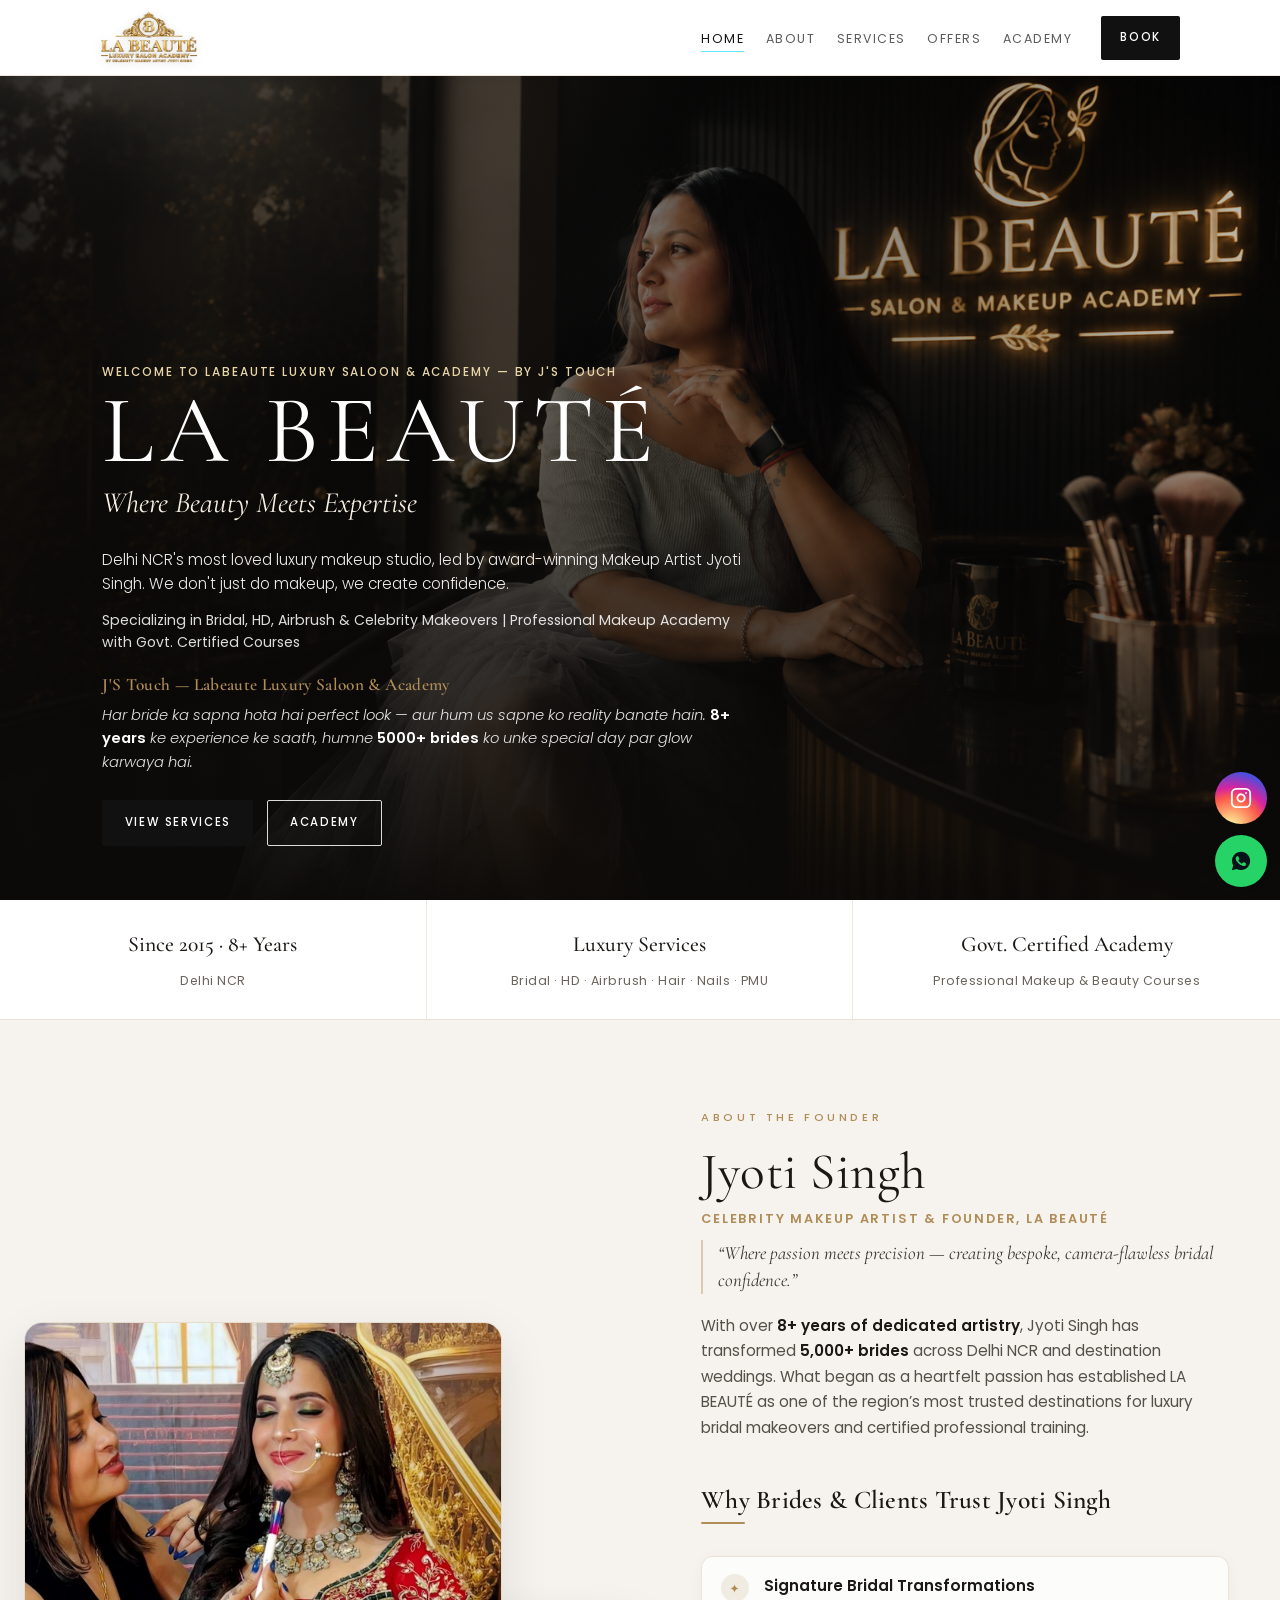
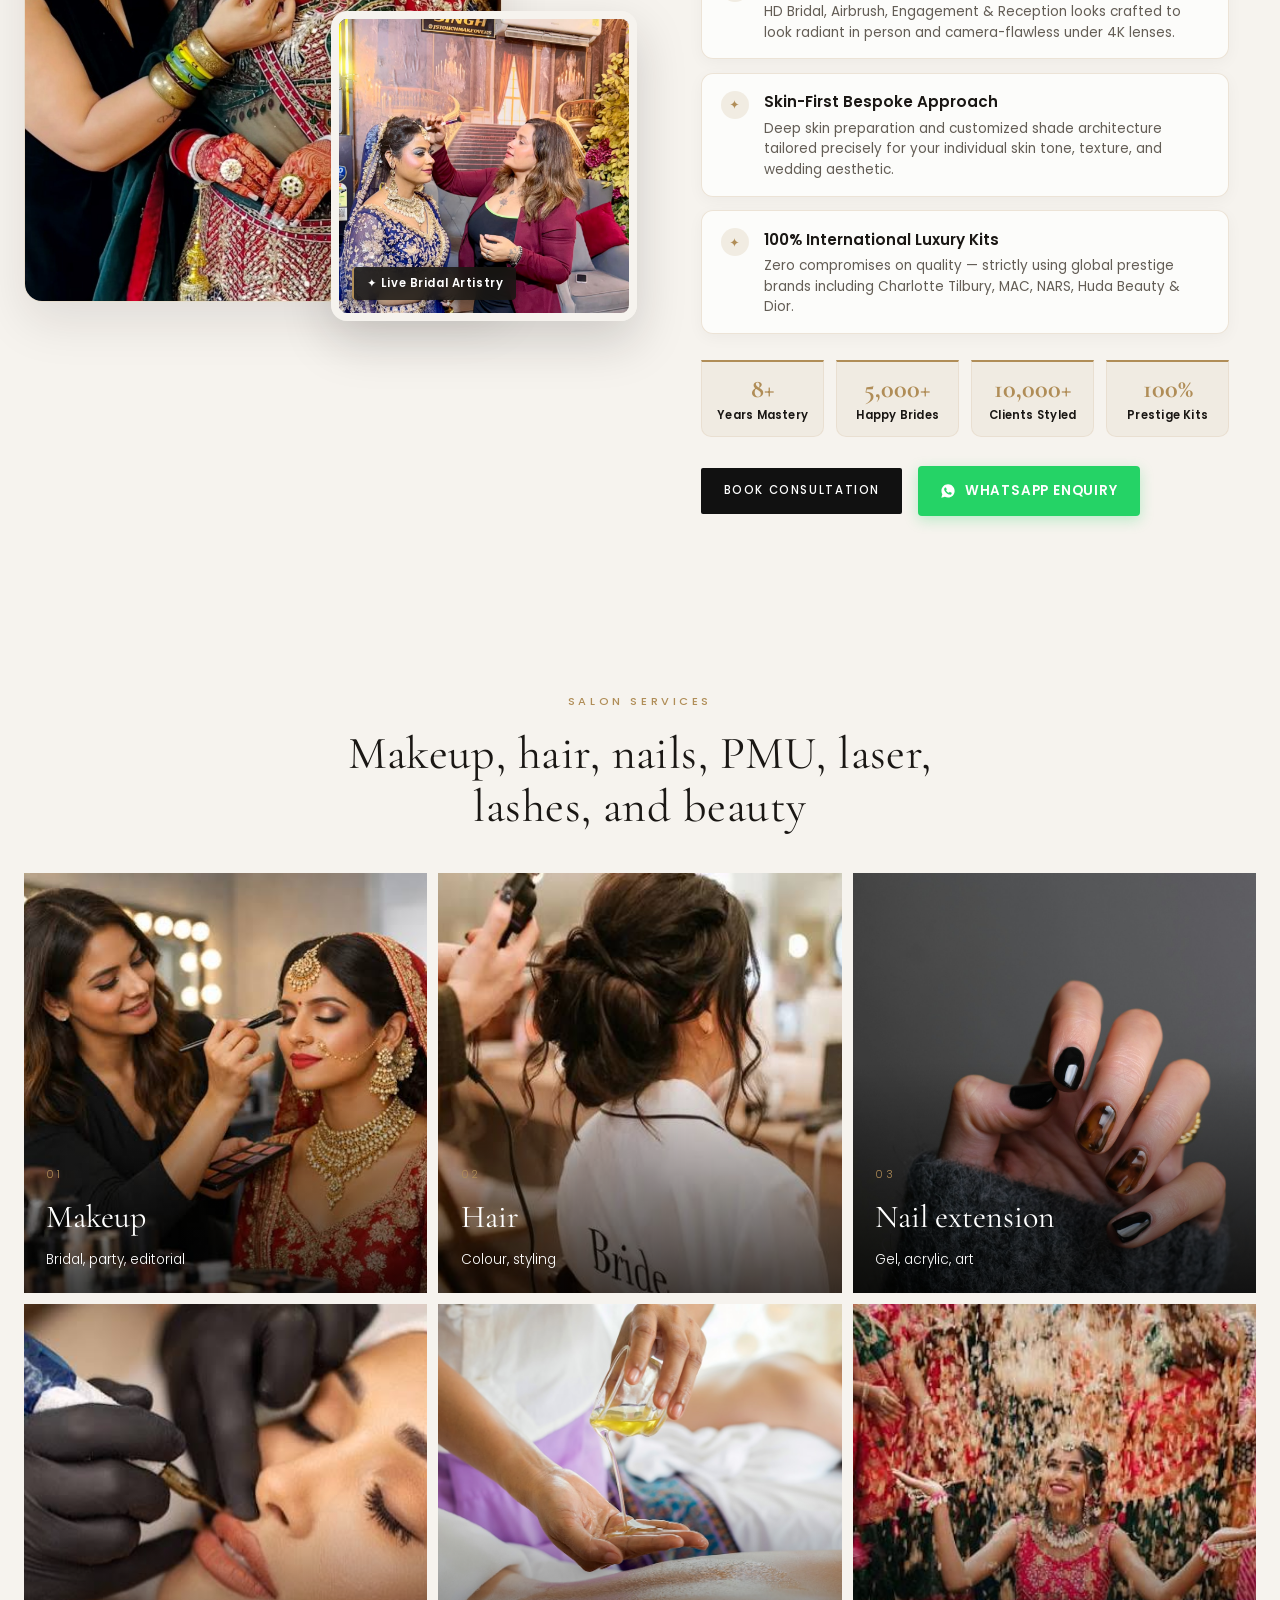
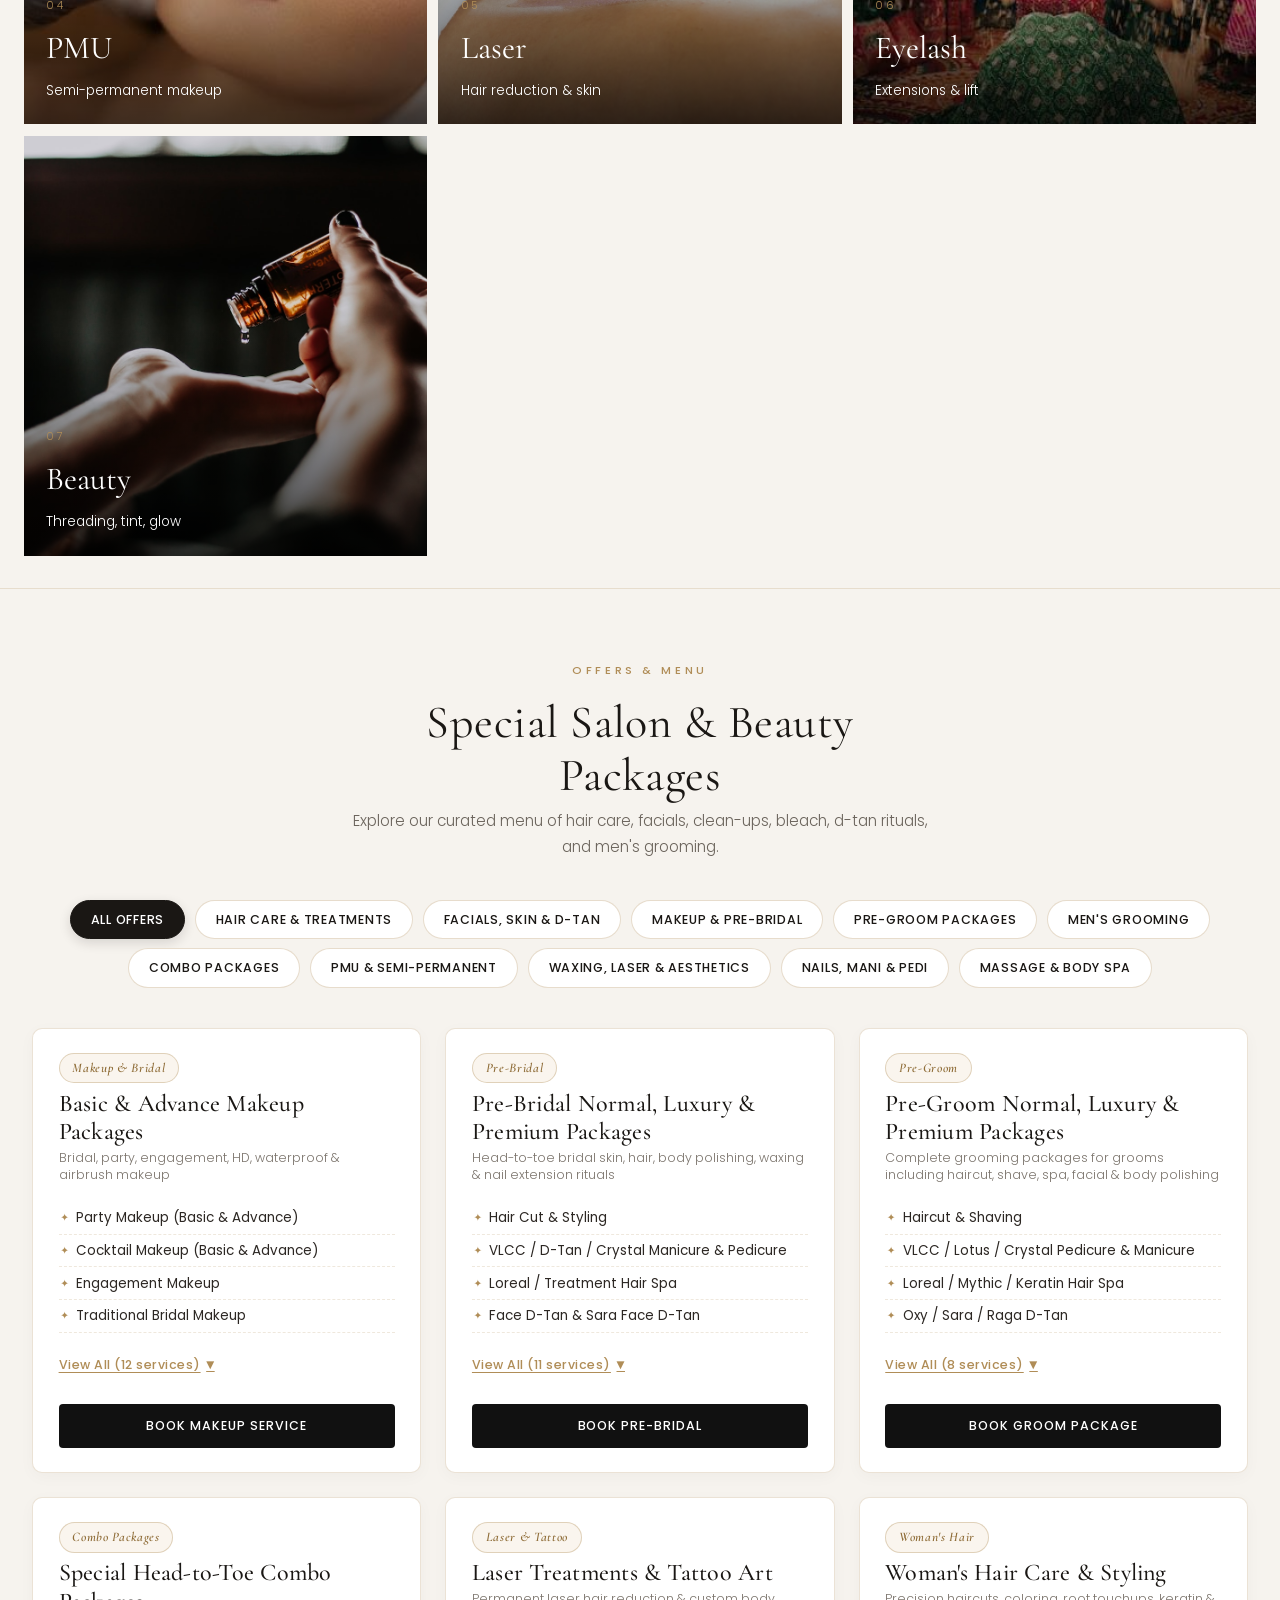
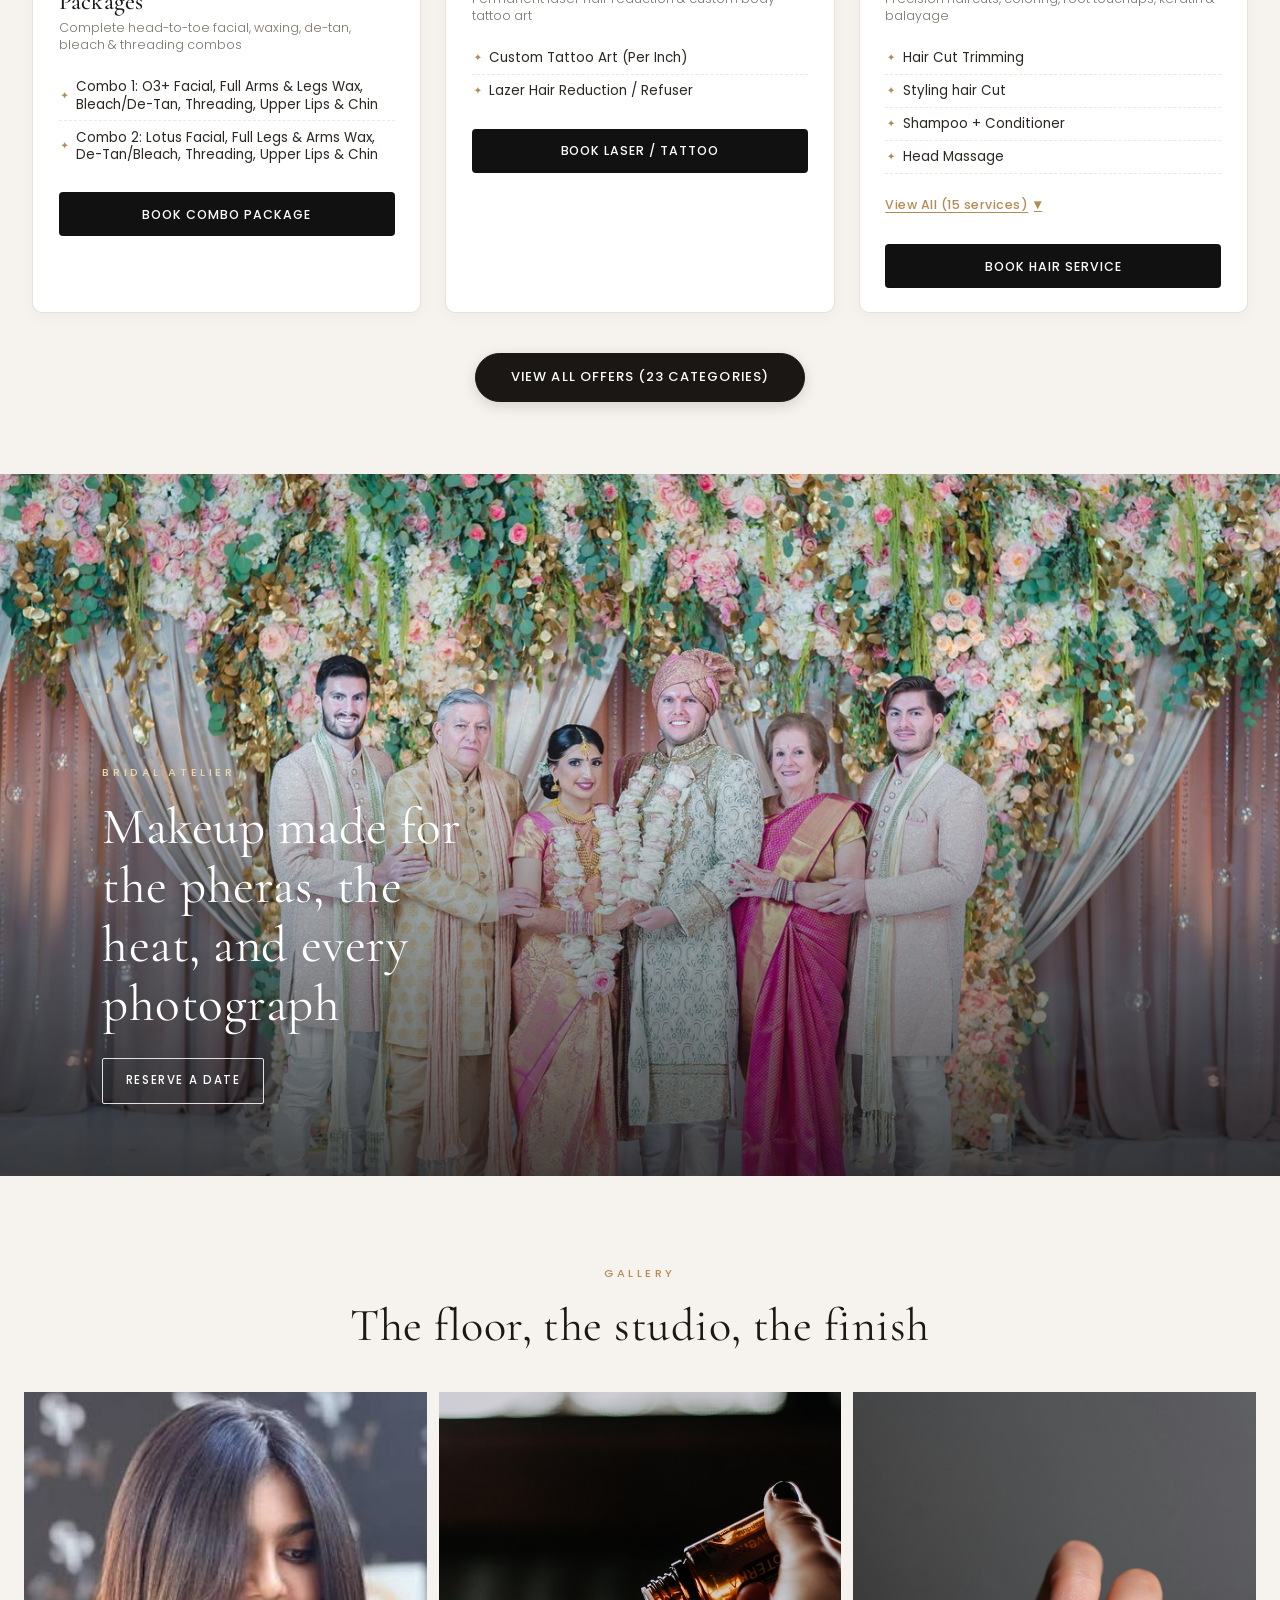
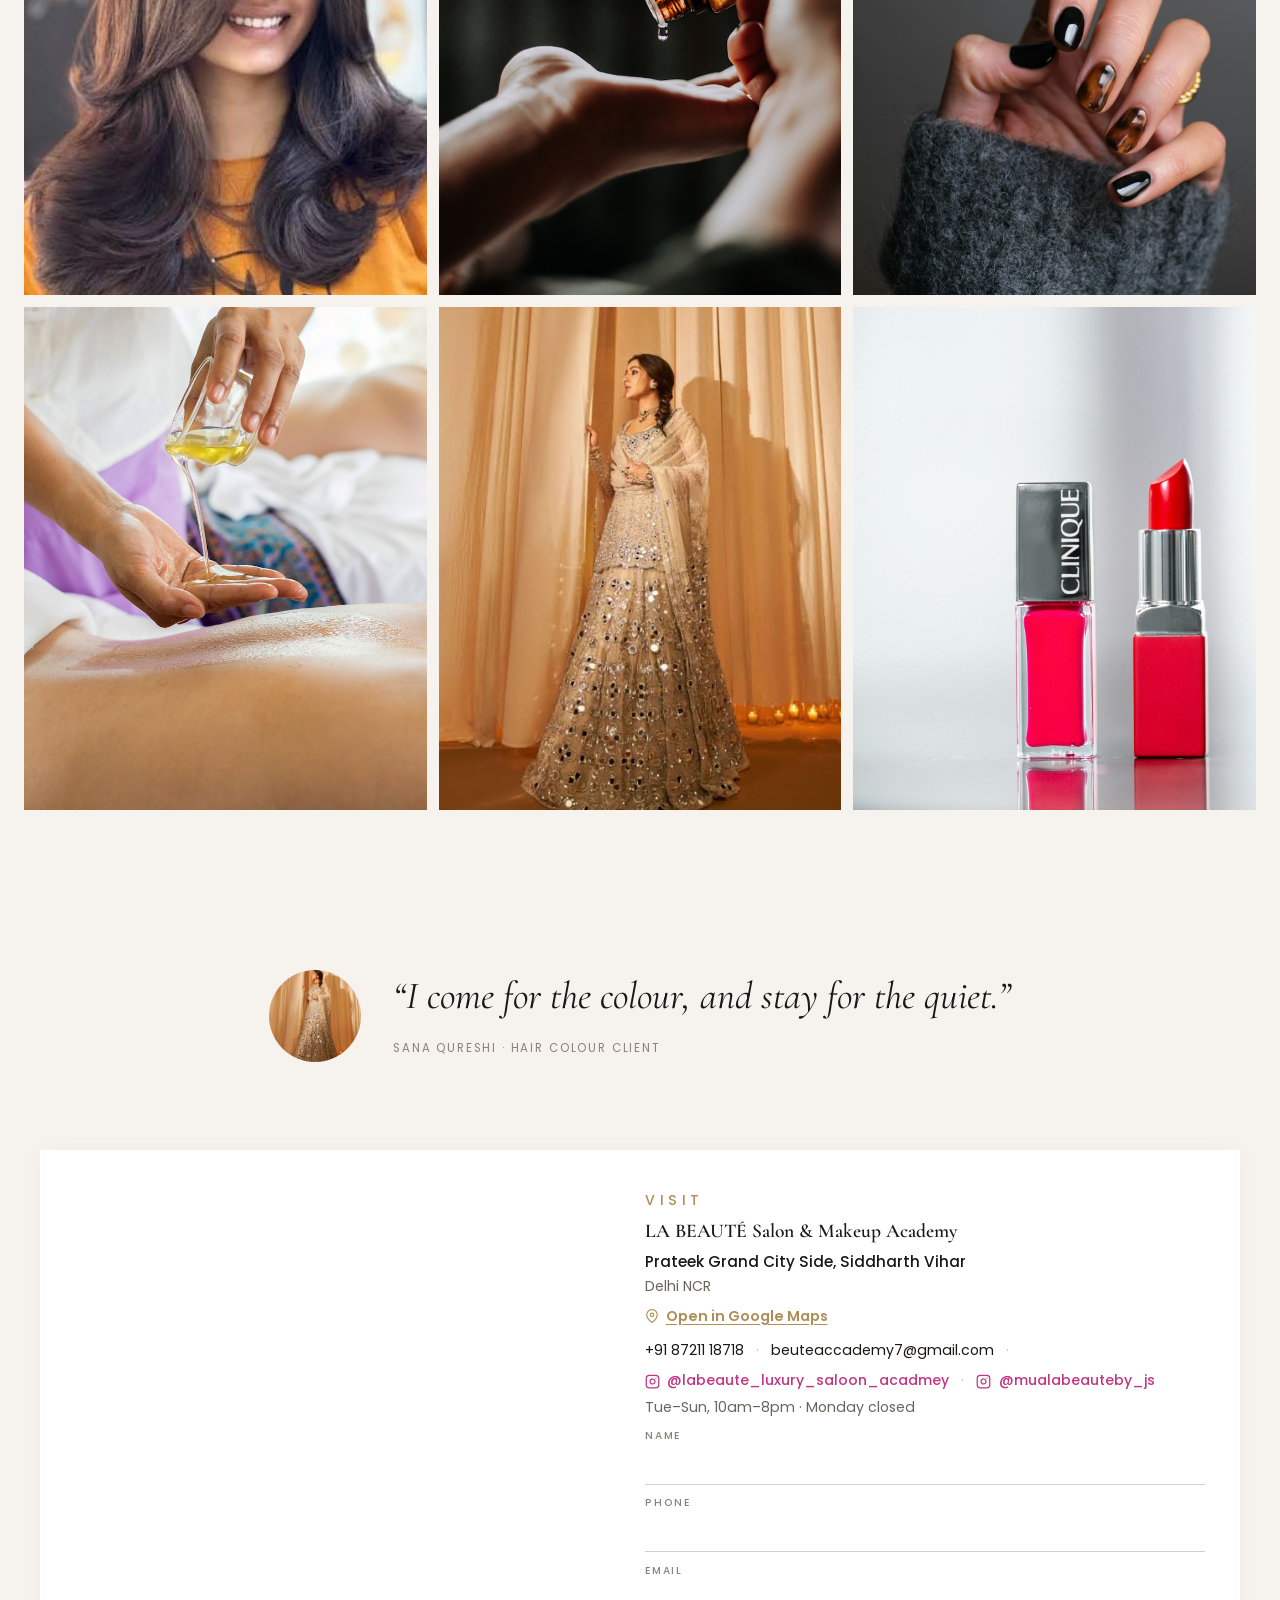
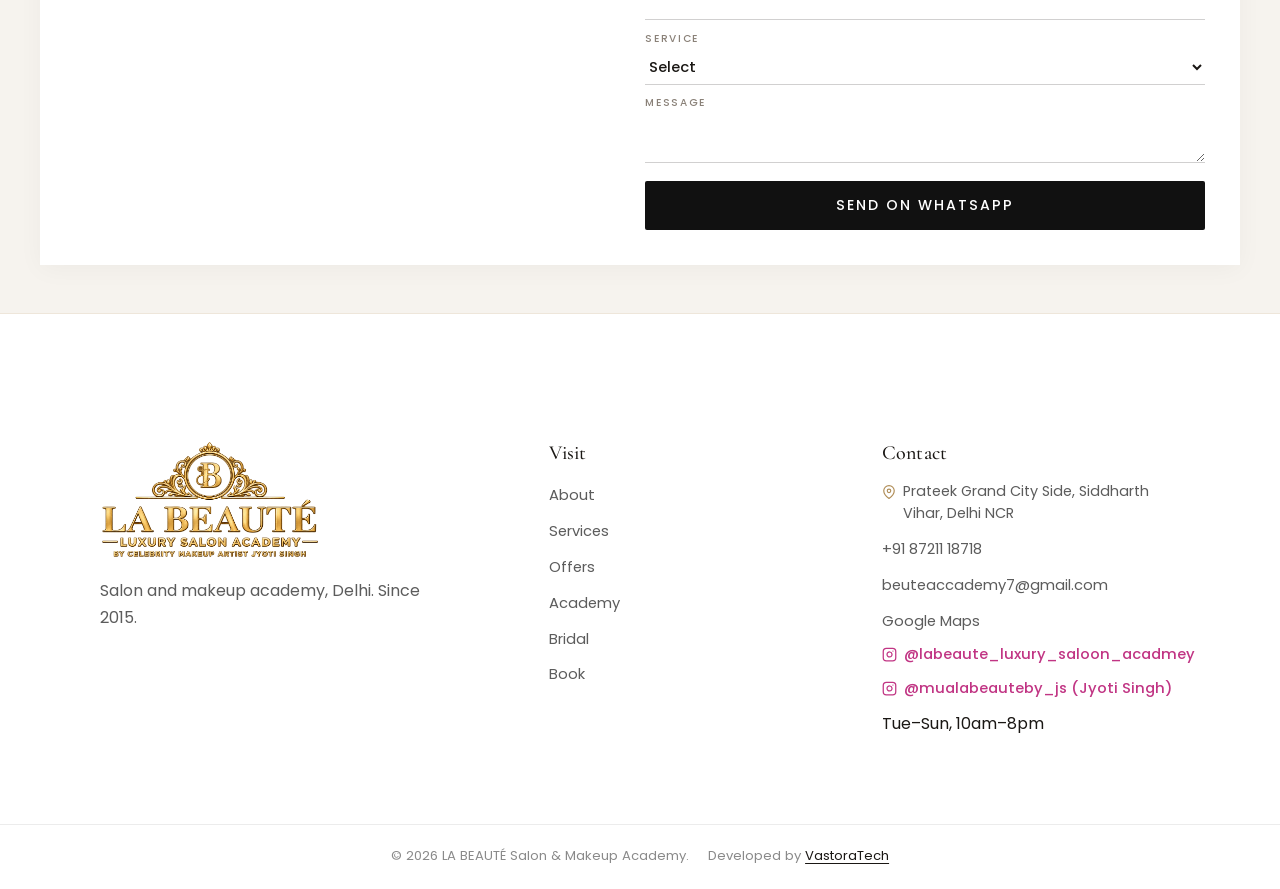
<file: index.html>
<!DOCTYPE html>
<html lang="en">

<head>
  <meta charset="UTF-8">
  <meta name="viewport" content="width=device-width, initial-scale=1.0, viewport-fit=cover">
  <title>LA BEAUTÉ Salon & Makeup Academy | Delhi since 2015</title>
  <meta name="description"
    content="LA BEAUTÉ is a salon and professional makeup academy in Delhi. Makeup, hair, nail extension, PMU, laser, eyelash, beauty services, and certified courses since 2015.">
  <link rel="canonical" href="https://labeaute.in/">
  <meta property="og:title" content="LA BEAUTÉ Salon & Makeup Academy">
  <meta property="og:image" content="assets/images/hero.png">
  <meta name="theme-color" content="#f6f3ee">
  <link rel="icon" type="image/png" href="assets/images/logo.png">
  <link rel="preconnect" href="https://fonts.googleapis.com">
  <link rel="preconnect" href="https://fonts.gstatic.com" crossorigin>
  <link
    href="https://fonts.googleapis.com/css2?family=Cormorant+Garamond:ital,wght@0,400;0,500;0,600;1,400;1,500&family=Poppins:wght@300;400;500;600&display=swap"
    rel="stylesheet">
  <link rel="stylesheet" href="style.css">
  <link rel="stylesheet" href="minimal.css">
</head>

<body>
  <a class="skip-link" href="#main">Skip to main content</a>

  <div class="loader" id="loader" role="status" aria-label="Loading">
    <div class="loader__inner">
      <img class="loader__logo" src="assets/images/logo.png" alt="LA BEAUTÉ" width="120" height="120">
    </div>
  </div>

  <header class="header" id="header">
    <nav class="nav container" aria-label="Primary">
      <a class="logo" href="#home">
        <img src="assets/images/logo.png" alt="LA BEAUTÉ" width="168" height="72">
      </a>
      <div class="nav__panel" id="navMenu">
        <button class="nav-close" id="navClose" type="button" aria-label="Close menu">×</button>
        <ul class="nav__list">
          <li><a class="nav__link" href="#home">Home</a></li>
          <li><a class="nav__link" href="#about">About</a></li>
          <li><a class="nav__link" href="#services">Services</a></li>
          <li><a class="nav__link" href="#offers">Offers</a></li>
          <li><a class="nav__link" href="academy.html">Academy</a></li>
        </ul>
        <div class="nav__actions">
          <a class="btn btn--primary btn--sm" href="#contact">Book</a>
        </div>
      </div>
      <button class="nav-toggle" id="navToggle" type="button" aria-expanded="false" aria-controls="navMenu"
        aria-label="Open menu">
        <span></span><span></span><span></span>
      </button>
    </nav>
  </header>

  <main id="main">
    <section class="lux-hero" id="home">
      <img class="lux-hero__img" src="assets/images/hero.png" alt="LA BEAUTÉ salon and makeup academy" width="1800"
        height="1200">
      <div class="lux-hero__veil"></div>
      <div class="lux-hero__copy">
        <p class="lux-kicker lux-kicker--light">Welcome to Labeaute Luxury Saloon &amp; Academy — By J'S Touch</p>
        <h1>LA BEAUTÉ</h1>
        <p class="lux-hero__sub">Where Beauty Meets Expertise</p>
        <p class="lux-hero__lede">
          Delhi NCR's most loved luxury makeup studio, led by award-winning Makeup Artist Jyoti Singh. We don't just do
          makeup, we create confidence.
        </p>
        <p class="lux-hero__specialties">
          Specializing in Bridal, HD, Airbrush &amp; Celebrity Makeovers | Professional Makeup Academy with Govt.
          Certified Courses
        </p>
        <div class="lux-hero__local">
          <p class="lux-hero__local-title">J'S Touch — Labeaute Luxury Saloon &amp; Academy</p>
          <p class="lux-hero__local-text">
            Har bride ka sapna hota hai perfect look — aur hum us sapne ko reality banate hain. <strong>8+
              years</strong> ke experience ke saath, humne <strong>5000+ brides</strong> ko unke special day par glow
            karwaya hai.
          </p>
        </div>
        <div class="lux-hero__actions">
          <a class="btn btn--primary" href="#services">View services</a>
          <a class="btn btn--ghost" href="academy.html">Academy</a>
        </div>
      </div>
    </section>

    <section class="lux-strip" aria-label="Highlights">
      <p><strong>Since 2015 · 8+ Years</strong><span>Delhi NCR</span></p>
      <p><strong>Luxury Services</strong><span>Bridal · HD · Airbrush · Hair · Nails · PMU</span></p>
      <p><strong>Govt. Certified Academy</strong><span>Professional Makeup &amp; Beauty Courses</span></p>
    </section>

    <section class="lux-about" id="about">
      <div class="lux-about__photos">
        <figure class="lux-about__main">
          <img src="assets/images/about-bridal.jpg" alt="Jyoti Singh, Founder &amp; Lead Celebrity Makeup Artist at LA BEAUTÉ" width="1280" height="1229"
            loading="lazy" style="object-position: center 15%;">
        </figure>
        <figure class="lux-about__inset">
          <img src="assets/images/about1.jpeg" alt="Jyoti Singh executing signature bridal transformation"
            width="1200" height="1500" loading="lazy" style="object-position: 40% 12%;">
          <div class="lux-about__inset-badge">✦ Live Bridal Artistry</div>
        </figure>
      </div>
      <div class="lux-about__copy">
        <p class="lux-kicker">About the Founder</p>
        <h2>Jyoti Singh</h2>
        <p class="lux-about__role">Celebrity Makeup Artist &amp; Founder, LA BEAUTÉ</p>
        <p class="lux-about__tag">“Where passion meets precision — creating bespoke, camera-flawless bridal confidence.”</p>
        
        <p class="lux-about__intro">
          With over <strong>8+ years of dedicated artistry</strong>, Jyoti Singh has transformed <strong>5,000+ brides</strong> across Delhi NCR and destination weddings. What began as a heartfelt passion has established LA BEAUTÉ as one of the region’s most trusted destinations for luxury bridal makeovers and certified professional training.
        </p>

        <h3 class="lux-about__trust-title">Why Brides &amp; Clients Trust Jyoti Singh</h3>
        
        <div class="lux-about__pillars">
          <div class="lux-pillar">
            <span class="lux-pillar__icon">✦</span>
            <div class="lux-pillar__content">
              <strong>Signature Bridal Transformations</strong>
              <p>HD Bridal, Airbrush, Engagement &amp; Reception looks crafted to look radiant in person and camera-flawless under 4K lenses.</p>
            </div>
          </div>
          
          <div class="lux-pillar">
            <span class="lux-pillar__icon">✦</span>
            <div class="lux-pillar__content">
              <strong>Skin-First Bespoke Approach</strong>
              <p>Deep skin preparation and customized shade architecture tailored precisely for your individual skin tone, texture, and wedding aesthetic.</p>
            </div>
          </div>
          
          <div class="lux-pillar">
            <span class="lux-pillar__icon">✦</span>
            <div class="lux-pillar__content">
              <strong>100% International Luxury Kits</strong>
              <p>Zero compromises on quality — strictly using global prestige brands including Charlotte Tilbury, MAC, NARS, Huda Beauty &amp; Dior.</p>
            </div>
          </div>
        </div>

        <div class="lux-about__stats-grid">
          <div class="lux-stat-box">
            <span class="lux-stat-box__val">8+</span>
            <span class="lux-stat-box__label">Years Mastery</span>
          </div>
          <div class="lux-stat-box">
            <span class="lux-stat-box__val">5,000+</span>
            <span class="lux-stat-box__label">Happy Brides</span>
          </div>
          <div class="lux-stat-box">
            <span class="lux-stat-box__val">10,000+</span>
            <span class="lux-stat-box__label">Clients Styled</span>
          </div>
          <div class="lux-stat-box">
            <span class="lux-stat-box__val">100%</span>
            <span class="lux-stat-box__label">Prestige Kits</span>
          </div>
        </div>

        <div class="lux-about__actions">
          <a class="btn btn--primary" href="#contact">Book Consultation</a>
          <a class="btn btn--wa-pill" href="https://wa.me/918721118718?text=Hello%20Jyoti%2C%20I%20would%20like%20to%20enquire%20about%20bridal%20makeup" target="_blank" rel="noopener noreferrer">
            <svg width="16" height="16" viewBox="0 0 24 24" fill="currentColor" aria-hidden="true"><path d="M12.04 2C6.58 2 2.15 6.4 2.15 11.84c0 1.74.46 3.44 1.34 4.94L2 22l5.37-1.4a10 10 0 0 0 4.67 1.16h.04c5.46 0 9.89-4.4 9.89-9.84C21.97 6.4 17.5 2 12.04 2zm5.76 14.16c-.24.68-1.4 1.26-1.94 1.34-.5.08-1.12.12-1.82-.12-.42-.14-.96-.32-1.66-.62-2.92-1.26-4.82-4.2-4.96-4.4-.14-.2-1.16-1.54-1.16-2.94s.74-2.08 1-2.36c.24-.28.54-.34.72-.34h.52c.16 0 .4-.06.62.48.24.58.8 2 .86 2.14.08.14.12.32.02.5-.1.2-.14.32-.28.5-.14.16-.3.36-.42.48-.14.14-.28.28-.12.54.16.26.7 1.16 1.5 1.88 1.04.94 1.9 1.24 2.18 1.38.28.14.44.12.6-.06.16-.2.7-.82.88-1.1.18-.28.36-.24.6-.14.24.08 1.54.72 1.8.86.26.12.44.2.5.32.08.12.08.7-.16 1.38z"/></svg>
            <span>WhatsApp Enquiry</span>
          </a>
        </div>
      </div>
    </section>

    <section class="lux-featured" id="services">
      <header class="lux-head">
        <p class="lux-kicker">Salon services</p>
        <h2>Makeup, hair, nails, PMU, laser, lashes, and beauty</h2>
      </header>
      <div class="lux-featured__grid">
        <a class="lux-tile" href="#contact">
          <img src="assets/images/hero-makeup.jpg" alt="Professional makeup" width="900" height="1100" loading="lazy">
          <span>
            <em>01</em>
            <strong>Makeup</strong>
            Bridal, party, editorial
          </span>
        </a>
        <a class="lux-tile" href="#contact">
          <img src="assets/images/hero-hair.jpg" alt="Hair styling" width="900" height="1100" loading="lazy">
          <span>
            <em>02</em>
            <strong>Hair</strong>
            Colour, styling
          </span>
        </a>
        <a class="lux-tile" href="#contact">
          <img src="assets/images/nails.jpg" alt="Nail extension" width="900" height="1100" loading="lazy">
          <span>
            <em>03</em>
            <strong>Nail extension</strong>
            Gel, acrylic, art
          </span>
        </a>
        <a class="lux-tile" href="#contact">
          <img src="assets/images/pmu.jpg" alt="PMU semi-permanent makeup" width="900" height="1100" loading="lazy">
          <span>
            <em>04</em>
            <strong>PMU</strong>
            Semi-permanent makeup
          </span>
        </a>
        <a class="lux-tile" href="#contact">
          <img src="assets/images/spa.jpg" alt="Laser treatment" width="900" height="1100" loading="lazy">
          <span>
            <em>05</em>
            <strong>Laser</strong>
            Hair reduction &amp; skin
          </span>
        </a>
        <a class="lux-tile" href="#contact">
          <img src="assets/images/hero-bridal.jpg" alt="Eyelash extensions" width="900" height="1100" loading="lazy">
          <span>
            <em>06</em>
            <strong>Eyelash</strong>
            Extensions &amp; lift
          </span>
        </a>
        <a class="lux-tile" href="#contact">
          <img src="assets/images/skin.jpg" alt="Beauty services" width="900" height="1100" loading="lazy">
          <span>
            <em>07</em>
            <strong>Beauty</strong>
            Threading, tint, glow
          </span>
        </a>
      </div>
    </section>

    <section class="lux-offers" id="offers">
      <header class="lux-head">
        <p class="lux-kicker">Offers &amp; Menu</p>
        <h2>Special Salon &amp; Beauty Packages</h2>
        <p class="lux-offers__sub">Explore our curated menu of hair care, facials, clean-ups, bleach, d-tan rituals, and
          men's grooming.</p>
      </header>

      <div class="lux-offers__filter">
        <button class="lux-tab-btn is-active" data-filter="all" type="button">All Offers</button>
        <button class="lux-tab-btn" data-filter="womanshair,hairtreatment" type="button">Hair Care &amp;
          Treatments</button>
        <button class="lux-tab-btn" data-filter="facial,cleanup,dtan,bleach,threading" type="button">Facials, Skin &amp;
          D-Tan</button>
        <button class="lux-tab-btn" data-filter="makeup" type="button">Makeup &amp; Pre-Bridal</button>
        <button class="lux-tab-btn" data-filter="pregroom" type="button">Pre-Groom Packages</button>
        <button class="lux-tab-btn" data-filter="mens" type="button">Men's Grooming</button>
        <button class="lux-tab-btn" data-filter="packages" type="button">Combo Packages</button>
        <button class="lux-tab-btn" data-filter="pmu,semipermanent" type="button">PMU &amp; Semi-Permanent</button>
        <button class="lux-tab-btn" data-filter="waxing,laser" type="button">Waxing, Laser &amp; Aesthetics</button>
        <button class="lux-tab-btn" data-filter="nails,manicure" type="button">Nails, Mani &amp; Pedi</button>
        <button class="lux-tab-btn" data-filter="massage,bodycare" type="button">Massage &amp; Body Spa</button>
      </div>

      <div class="lux-offers__grid">
        <!-- Professional Makeup & Bridal Card -->
        <article class="lux-offer-card lux-offer-card--wide" data-category="makeup">
          <div class="lux-offer-card__header">
            <span class="lux-offer-card__badge">Makeup &amp; Bridal</span>
            <h3>Basic &amp; Advance Makeup Packages</h3>
            <p>Bridal, party, engagement, HD, waterproof &amp; airbrush makeup</p>
          </div>
          <ul class="lux-offer-card__list lux-offer-card__list--col2">
            <li><span class="bullet">✦</span> Party Makeup (Basic &amp; Advance)</li>
            <li><span class="bullet">✦</span> Cocktail Makeup (Basic &amp; Advance)</li>
            <li><span class="bullet">✦</span> Engagement Makeup</li>
            <li><span class="bullet">✦</span> Traditional Bridal Makeup</li>
            <li><span class="bullet">✦</span> Reception Makeup</li>
            <li><span class="bullet">✦</span> Royal Bridal Makeup</li>
            <li><span class="bullet">✦</span> Indo Western Makeup</li>
            <li><span class="bullet">✦</span> Pakistani Bridal Makeup</li>
            <li><span class="bullet">✦</span> HD Party Makeup</li>
            <li><span class="bullet">✦</span> HD Bridal Makeup</li>
            <li><span class="bullet">✦</span> Water Proof Bridal Makeup</li>
            <li><span class="bullet">✦</span> Air Brush Makeup</li>
          </ul>
          <div class="lux-offer-card__footer">
            <a class="btn btn--primary btn--sm btn--full" href="#contact">Book Makeup Service</a>
          </div>
        </article>

        <!-- Pre-Bridal Packages Card -->
        <article class="lux-offer-card lux-offer-card--wide" data-category="makeup">
          <div class="lux-offer-card__header">
            <span class="lux-offer-card__badge">Pre-Bridal</span>
            <h3>Pre-Bridal Normal, Luxury &amp; Premium Packages</h3>
            <p>Head-to-toe bridal skin, hair, body polishing, waxing &amp; nail extension rituals</p>
          </div>
          <ul class="lux-offer-card__list lux-offer-card__list--col2">
            <li><span class="bullet">✦</span> Hair Cut &amp; Styling</li>
            <li><span class="bullet">✦</span> VLCC / D-Tan / Crystal Manicure &amp; Pedicure</li>
            <li><span class="bullet">✦</span> Loreal / Treatment Hair Spa</li>
            <li><span class="bullet">✦</span> Face D-Tan &amp; Sara Face D-Tan</li>
            <li><span class="bullet">✦</span> Full Body Wax / Chocolate Wax / Rica Wax</li>
            <li><span class="bullet">✦</span> Full Body Bleach / Glow Bleach / Oxy Bleach</li>
            <li><span class="bullet">✦</span> Body Polishing / D-Tan / Crystal Polishing</li>
            <li><span class="bullet">✦</span> Face Bleach / Glow Bleach / O3 Face Bleach</li>
            <li><span class="bullet">✦</span> Lotus Facial / Hydra + O3 / Kenpeki + Hydra Facial</li>
            <li><span class="bullet">✦</span> Full Threading</li>
            <li><span class="bullet">✦</span> Basic &amp; French Nail Extensions</li>
          </ul>
          <div class="lux-offer-card__footer">
            <a class="btn btn--primary btn--sm btn--full" href="#contact">Book Pre-Bridal</a>
          </div>
        </article>

        <!-- Pre-Groom Packages Card -->
        <article class="lux-offer-card lux-offer-card--wide" data-category="pregroom">
          <div class="lux-offer-card__header">
            <span class="lux-offer-card__badge">Pre-Groom</span>
            <h3>Pre-Groom Normal, Luxury &amp; Premium Packages</h3>
            <p>Complete grooming packages for grooms including haircut, shave, spa, facial &amp; body polishing</p>
          </div>
          <ul class="lux-offer-card__list lux-offer-card__list--col2">
            <li><span class="bullet">✦</span> Haircut &amp; Shaving</li>
            <li><span class="bullet">✦</span> VLCC / Lotus / Crystal Pedicure &amp; Manicure</li>
            <li><span class="bullet">✦</span> Loreal / Mythic / Keratin Hair Spa</li>
            <li><span class="bullet">✦</span> Oxy / Sara / Raga D-Tan</li>
            <li><span class="bullet">✦</span> Fruits / Diamond / O3 Bleach</li>
            <li><span class="bullet">✦</span> Lotus Whitening / Hydra + O3 / Kenpeki Facial</li>
            <li><span class="bullet">✦</span> Body Polishing (Normal, Lotus &amp; Kenpeki)</li>
            <li><span class="bullet">✦</span> Body D-Tan (Normal, Lotus &amp; Sara)</li>
          </ul>
          <div class="lux-offer-card__footer">
            <a class="btn btn--primary btn--sm btn--full" href="#contact">Book Groom Package</a>
          </div>
        </article>

        <!-- Special Combo Packages Card -->
        <article class="lux-offer-card lux-offer-card--wide" data-category="packages">
          <div class="lux-offer-card__header">
            <span class="lux-offer-card__badge">Combo Packages</span>
            <h3>Special Head-to-Toe Combo Packages</h3>
            <p>Complete head-to-toe facial, waxing, de-tan, bleach &amp; threading combos</p>
          </div>
          <ul class="lux-offer-card__list lux-offer-card__list--col2">
            <li><span class="bullet">✦</span> Combo 1: O3+ Facial, Full Arms &amp; Legs Wax, Bleach/De-Tan, Threading,
              Upper Lips &amp; Chin</li>
            <li><span class="bullet">✦</span> Combo 2: Lotus Facial, Full Legs &amp; Arms Wax, De-Tan/Bleach, Threading,
              Upper Lips &amp; Chin</li>
          </ul>
          <div class="lux-offer-card__footer">
            <a class="btn btn--primary btn--sm btn--full" href="#contact">Book Combo Package</a>
          </div>
        </article>

        <!-- Laser & Tattoo Card -->
        <article class="lux-offer-card" data-category="laser">
          <div class="lux-offer-card__header">
            <span class="lux-offer-card__badge">Laser &amp; Tattoo</span>
            <h3>Laser Treatments &amp; Tattoo Art</h3>
            <p>Permanent laser hair reduction &amp; custom body tattoo art</p>
          </div>
          <ul class="lux-offer-card__list">
            <li><span class="bullet">✦</span> Custom Tattoo Art (Per Inch)</li>
            <li><span class="bullet">✦</span> Lazer Hair Reduction / Refuser</li>
          </ul>
          <div class="lux-offer-card__footer">
            <a class="btn btn--primary btn--sm btn--full" href="#contact">Book Laser / Tattoo</a>
          </div>
        </article>

        <!-- Woman's Hair Card -->
        <article class="lux-offer-card lux-offer-card--wide" data-category="womanshair">
          <div class="lux-offer-card__header">
            <span class="lux-offer-card__badge">Woman's Hair</span>
            <h3>Woman's Hair Care &amp; Styling</h3>
            <p>Precision haircuts, coloring, root touchups, keratin &amp; balayage</p>
          </div>
          <ul class="lux-offer-card__list lux-offer-card__list--col2">
            <li><span class="bullet">✦</span> Hair Cut Trimming</li>
            <li><span class="bullet">✦</span> Styling hair Cut</li>
            <li><span class="bullet">✦</span> Shampoo + Conditioner</li>
            <li><span class="bullet">✦</span> Head Massage</li>
            <li><span class="bullet">✦</span> Hair root touch up (L'Oreal)</li>
            <li><span class="bullet">✦</span> Hair root touch up (Ammonia)</li>
            <li><span class="bullet">✦</span> Highlighting</li>
            <li><span class="bullet">✦</span> Global Hair Color</li>
            <li><span class="bullet">✦</span> Ola Plex Treatment</li>
            <li><span class="bullet">✦</span> Keratin Treatment</li>
            <li><span class="bullet">✦</span> Balayage</li>
            <li><span class="bullet">✦</span> Global Base Color</li>
            <li><span class="bullet">✦</span> Fashion Shade</li>
            <li><span class="bullet">✦</span> Hair Color Treatment</li>
            <li><span class="bullet">✦</span> Root Touchup</li>
          </ul>
          <div class="lux-offer-card__footer">
            <a class="btn btn--primary btn--sm btn--full" href="#contact">Book Hair Service</a>
          </div>
        </article>

        <!-- Hair Treatment Card -->
        <article class="lux-offer-card lux-offer-card--wide" data-category="hairtreatment">
          <div class="lux-offer-card__header">
            <span class="lux-offer-card__badge">Hair Treatment</span>
            <h3>Hair Treatment &amp; Smoothing</h3>
            <p>Smoothing, Kera shine, Keratin, Botox, Nano plastia &amp; Ola flex</p>
          </div>
          <ul class="lux-offer-card__list lux-offer-card__list--col2">
            <li><span class="bullet">✦</span> Ola flex</li>
            <li><span class="bullet">✦</span> Kera smoothing</li>
            <li><span class="bullet">✦</span> Hair Smoothing</li>
            <li><span class="bullet">✦</span> Hair Spa treatment</li>
            <li><span class="bullet">✦</span> Nano plastia</li>
            <li><span class="bullet">✦</span> Advance kera shine</li>
            <li><span class="bullet">✦</span> Keratin Treatment</li>
            <li><span class="bullet">✦</span> Hair Botox</li>
            <li><span class="bullet">✦</span> Global highlights</li>
            <li><span class="bullet">✦</span> Balayage Highlight</li>
          </ul>
          <div class="lux-offer-card__footer">
            <a class="btn btn--primary btn--sm btn--full" href="#contact">Book Hair Treatment</a>
          </div>
        </article>

        <!-- Women's Hair Spa Card -->
        <article class="lux-offer-card" data-category="womanshair">
          <div class="lux-offer-card__header">
            <span class="lux-offer-card__badge">Hair Spa</span>
            <h3>Women's Hair Spa Rituals</h3>
            <p>Deep conditioning, scalp therapy &amp; oil spa treatments</p>
          </div>
          <ul class="lux-offer-card__list">
            <li><span class="bullet">✦</span> Basic Hair Spa</li>
            <li><span class="bullet">✦</span> Loreal Hair Spa</li>
            <li><span class="bullet">✦</span> Ozone Spa</li>
            <li><span class="bullet">✦</span> Treatment Spa</li>
            <li><span class="bullet">✦</span> Methic Oil Spa</li>
          </ul>
          <div class="lux-offer-card__footer">
            <a class="btn btn--primary btn--sm btn--full" href="#contact">Book Hair Spa</a>
          </div>
        </article>

        <!-- Korean Facial Card -->
        <article class="lux-offer-card" data-category="facial">
          <div class="lux-offer-card__header">
            <span class="lux-offer-card__badge">Korean Facial</span>
            <h3>Korean Glass Skin Facials</h3>
            <p>Hydra brightening, glass glow &amp; anti-aging Korean rituals</p>
          </div>
          <ul class="lux-offer-card__list">
            <li><span class="bullet">✦</span> Basic Facial</li>
            <li><span class="bullet">✦</span> Hydra Brighting facial</li>
            <li><span class="bullet">✦</span> Anti aging facial</li>
            <li><span class="bullet">✦</span> Bollywood facial</li>
            <li><span class="bullet">✦</span> Instant glow &amp; magical facial</li>
            <li><span class="bullet">✦</span> Advance Korean glass Facial</li>
            <li><span class="bullet">✦</span> Korean facial / glass glow skin facial</li>
            <li><span class="bullet">✦</span> 1st Korean setting (Trial)</li>
          </ul>
          <div class="lux-offer-card__footer">
            <a class="btn btn--primary btn--sm btn--full" href="#contact">Book Korean Facial</a>
          </div>
        </article>

        <!-- Facial Card -->
        <article class="lux-offer-card lux-offer-card--wide" data-category="facial">
          <div class="lux-offer-card__header">
            <span class="lux-offer-card__badge">Facial</span>
            <h3>Facial Care &amp; Glow Rituals</h3>
            <p>Premium nourishing, hydra &amp; anti-aging facials</p>
          </div>
          <ul class="lux-offer-card__list lux-offer-card__list--col2">
            <li><span class="bullet">✦</span> Wine Facial</li>
            <li><span class="bullet">✦</span> Nature's Papaya Facial</li>
            <li><span class="bullet">✦</span> Antitan facial Vlcc</li>
            <li><span class="bullet">✦</span> Lotus Facial</li>
            <li><span class="bullet">✦</span> Hydra Facial</li>
            <li><span class="bullet">✦</span> Vedic Facial</li>
            <li><span class="bullet">✦</span> Aroma Facial</li>
            <li><span class="bullet">✦</span> O3 Facial</li>
            <li><span class="bullet">✦</span> Glutathione Facial</li>
            <li><span class="bullet">✦</span> Ayurveda Facial</li>
            <li><span class="bullet">✦</span> Aaryanuveta Facial</li>
            <li><span class="bullet">✦</span> Oxy Life Facial</li>
            <li><span class="bullet">✦</span> Ozone Facial</li>
            <li><span class="bullet">✦</span> Kanpeki Facial</li>
            <li><span class="bullet">✦</span> Ageing Facial</li>
          </ul>
          <div class="lux-offer-card__footer">
            <a class="btn btn--primary btn--sm btn--full" href="#contact">Book Facial</a>
          </div>
        </article>

        <!-- Waxing Card -->
        <article class="lux-offer-card lux-offer-card--wide" data-category="waxing">
          <div class="lux-offer-card__header">
            <span class="lux-offer-card__badge">Waxing</span>
            <h3>Waxing Rituals (Normal, Rica &amp; Brazilian)</h3>
            <p>Full body, legs, arms, underarms, face &amp; bikini waxing care</p>
          </div>
          <ul class="lux-offer-card__list lux-offer-card__list--col2">
            <li><span class="bullet">✦</span> Normal Wax - Full body</li>
            <li><span class="bullet">✦</span> Normal Wax - Hand Wax</li>
            <li><span class="bullet">✦</span> Normal Wax - Full leg</li>
            <li><span class="bullet">✦</span> Normal Wax - Underarm</li>
            <li><span class="bullet">✦</span> Normal Wax - Half Leg</li>
            <li><span class="bullet">✦</span> Normal Wax - Stomach</li>
            <li><span class="bullet">✦</span> Normal Wax - Back</li>
            <li><span class="bullet">✦</span> Rica Wax - Upper lips</li>
            <li><span class="bullet">✦</span> Rica Wax - Forehead</li>
            <li><span class="bullet">✦</span> Rica Wax - Bikini</li>
            <li><span class="bullet">✦</span> Rica Wax - Underarm</li>
            <li><span class="bullet">✦</span> Rica Wax - Hand Wax</li>
            <li><span class="bullet">✦</span> Rica Wax - Full Legs</li>
            <li><span class="bullet">✦</span> Rica Wax - Face</li>
            <li><span class="bullet">✦</span> Rica Wax - Full Body</li>
            <li><span class="bullet">✦</span> Brazilian Wax - Upper lips</li>
            <li><span class="bullet">✦</span> Brazilian Wax - Chin</li>
          </ul>
          <div class="lux-offer-card__footer">
            <a class="btn btn--primary btn--sm btn--full" href="#contact">Book Waxing</a>
          </div>
        </article>

        <!-- Nail Extensions & Art Card -->
        <article class="lux-offer-card lux-offer-card--wide" data-category="nails">
          <div class="lux-offer-card__header">
            <span class="lux-offer-card__badge">Nail Extension</span>
            <h3>Nail Extension &amp; Art Services</h3>
            <p>Acrylic, gel extensions, overlay, gel polish, 3D &amp; stone art</p>
          </div>
          <ul class="lux-offer-card__list lux-offer-card__list--col2">
            <li><span class="bullet">✦</span> Acrylic Nail Extension with gel polish</li>
            <li><span class="bullet">✦</span> Gel Nail Extension with Gel Polish</li>
            <li><span class="bullet">✦</span> Temporary Extension</li>
            <li><span class="bullet">✦</span> Overlay Nails</li>
            <li><span class="bullet">✦</span> Gel Polish Application (Hand &amp; feet)</li>
            <li><span class="bullet">✦</span> Nail Art Per Finger</li>
            <li><span class="bullet">✦</span> Stone Art</li>
            <li><span class="bullet">✦</span> 3D Nail Art</li>
          </ul>
          <div class="lux-offer-card__footer">
            <a class="btn btn--primary btn--sm btn--full" href="#contact">Book Nail Art</a>
          </div>
        </article>

        <!-- Manicure Card -->
        <article class="lux-offer-card" data-category="manicure">
          <div class="lux-offer-card__header">
            <span class="lux-offer-card__badge">Manicure</span>
            <h3>Manicure &amp; Hand Care</h3>
            <p>Nourishing, bubble, pain relief &amp; crystal manicure rituals</p>
          </div>
          <ul class="lux-offer-card__list">
            <li><span class="bullet">✦</span> Basic Manicure</li>
            <li><span class="bullet">✦</span> Lotus Manicure</li>
            <li><span class="bullet">✦</span> Kanpeki Manicure</li>
            <li><span class="bullet">✦</span> Bubble Manicure</li>
            <li><span class="bullet">✦</span> Pain Relief Manicure</li>
            <li><span class="bullet">✦</span> Crystal Manicure</li>
          </ul>
          <div class="lux-offer-card__footer">
            <a class="btn btn--primary btn--sm btn--full" href="#contact">Book Manicure</a>
          </div>
        </article>

        <!-- Pedicure Card -->
        <article class="lux-offer-card" data-category="manicure">
          <div class="lux-offer-card__header">
            <span class="lux-offer-card__badge">Pedicure</span>
            <h3>Pedicure &amp; Foot Care</h3>
            <p>Nourishing, lotus, bubble, crystal &amp; paraffin foot treatments</p>
          </div>
          <ul class="lux-offer-card__list">
            <li><span class="bullet">✦</span> Basic Pedicure</li>
            <li><span class="bullet">✦</span> Lotus Pedicure</li>
            <li><span class="bullet">✦</span> Kanpeki Pedicure</li>
            <li><span class="bullet">✦</span> Bubble Pedicure</li>
            <li><span class="bullet">✦</span> Pain Relief Pedicure</li>
            <li><span class="bullet">✦</span> Crystal Pedicure</li>
            <li><span class="bullet">✦</span> Paraffin Relaxing Foot Treatment</li>
          </ul>
          <div class="lux-offer-card__footer">
            <a class="btn btn--primary btn--sm btn--full" href="#contact">Book Pedicure</a>
          </div>
        </article>

        <!-- Massage & Therapy Card -->
        <article class="lux-offer-card" data-category="massage">
          <div class="lux-offer-card__header">
            <span class="lux-offer-card__badge">Massage &amp; Therapy</span>
            <h3>Massage, Body Therapy &amp; Aroma</h3>
            <p>Head massage, foot therapy, body therapy &amp; aroma rituals</p>
          </div>
          <ul class="lux-offer-card__list">
            <li><span class="bullet">✦</span> Head Massage (Coconut oil)</li>
            <li><span class="bullet">✦</span> Head Massage (Olive oil)</li>
            <li><span class="bullet">✦</span> Head Massage (Mythic oil)</li>
            <li><span class="bullet">✦</span> Foot massage (Any oil)</li>
            <li><span class="bullet">✦</span> Basic Body therapy</li>
            <li><span class="bullet">✦</span> Aroma Therapy</li>
          </ul>
          <div class="lux-offer-card__footer">
            <a class="btn btn--primary btn--sm btn--full" href="#contact">Book Massage</a>
          </div>
        </article>

        <article class="lux-offer-card lux-offer-card--wide" data-category="pmu">
          <div class="lux-offer-card__header">
            <span class="lux-offer-card__badge">PMU</span>
            <h3>Semi-permanent makeup (PMU)</h3>
            <p>Brows, lips, liner and other long-wear makeup — a separate service from daily makeup.</p>
          </div>
          <ul class="lux-offer-card__list">
            <li><span class="bullet">✦</span> Eyebrow PMU &amp; microblading</li>
            <li><span class="bullet">✦</span> Lip blush / lip tint</li>
            <li><span class="bullet">✦</span> Eyeliner PMU</li>
            <li><span class="bullet">✦</span> Patch test &amp; aftercare guidance</li>
            <li><span class="bullet">✦</span> Touch-up as advised</li>
          </ul>
          <div class="lux-offer-card__footer">
            <a class="btn btn--primary btn--sm btn--full" href="#contact">Book PMU</a>
          </div>
        </article>

        <!-- Semi Permanent Card -->
        <article class="lux-offer-card" data-category="semipermanent">
          <div class="lux-offer-card__header">
            <span class="lux-offer-card__badge">Semi Permanent</span>
            <h3>Semi-Permanent Aesthetics</h3>
            <p>Eyelashes, lip tinting, eyebrow microblading &amp; BB Glow</p>
          </div>
          <ul class="lux-offer-card__list">
            <li><span class="bullet">✦</span> Eyelashes Extension</li>
            <li><span class="bullet">✦</span> Lip Tint Treatment</li>
            <li><span class="bullet">✦</span> Eyebrow Microblading &amp; Shaping</li>
            <li><span class="bullet">✦</span> BB Glow Treatment</li>
            <li><span class="bullet">✦</span> Full Face Semi-Permanent Makeup</li>
          </ul>
          <div class="lux-offer-card__footer">
            <a class="btn btn--primary btn--sm btn--full" href="#contact">Book Aesthetic Service</a>
          </div>
        </article>

        <!-- Body Polishing & Oil Therapy Card -->
        <article class="lux-offer-card" data-category="bodycare">
          <div class="lux-offer-card__header">
            <span class="lux-offer-card__badge">Body &amp; Hair Therapy</span>
            <h3>Body Polishing &amp; Hair Oil Steam</h3>
            <p>Exfoliating body polishing &amp; nourishing hair oil steam therapy</p>
          </div>
          <ul class="lux-offer-card__list">
            <li><span class="bullet">✦</span> Normal Body Polishing</li>
            <li><span class="bullet">✦</span> Crystal Body Polishing</li>
            <li><span class="bullet">✦</span> Organic Body Polishing</li>
            <li><span class="bullet">✦</span> Olive oil with steam</li>
            <li><span class="bullet">✦</span> Aroma with steam</li>
            <li><span class="bullet">✦</span> Bajaj oil with massage</li>
          </ul>
          <div class="lux-offer-card__footer">
            <a class="btn btn--primary btn--sm btn--full" href="#contact">Book Body Care</a>
          </div>
        </article>

        <!-- Bleach Card -->
        <article class="lux-offer-card" data-category="bleach">
          <div class="lux-offer-card__header">
            <span class="lux-offer-card__badge">Bleach</span>
            <h3>Bleach Treatments</h3>
            <p>Face &amp; body skin lightening &amp; glow bleach rituals</p>
          </div>
          <ul class="lux-offer-card__list">
            <li><span class="bullet">✦</span> Gold bleach</li>
            <li><span class="bullet">✦</span> O3 bleach</li>
            <li><span class="bullet">✦</span> Oxy bleach</li>
            <li><span class="bullet">✦</span> Wine bleach</li>
            <li><span class="bullet">✦</span> Fruits bleach</li>
            <li><span class="bullet">✦</span> Front body bleach</li>
            <li><span class="bullet">✦</span> Back bleach</li>
            <li><span class="bullet">✦</span> Full body bleach</li>
          </ul>
          <div class="lux-offer-card__footer">
            <a class="btn btn--primary btn--sm btn--full" href="#contact">Book Bleach</a>
          </div>
        </article>

        <!-- Men's Card -->
        <article class="lux-offer-card" data-category="mens">
          <div class="lux-offer-card__header">
            <span class="lux-offer-card__badge">Men's</span>
            <h3>Men's Grooming</h3>
            <p>Haircuts, shaving, spa &amp; body care routines</p>
          </div>
          <ul class="lux-offer-card__list">
            <li><span class="bullet">✦</span> Hair cut trim</li>
            <li><span class="bullet">✦</span> Brand Shave</li>
            <li><span class="bullet">✦</span> D-tan</li>
            <li><span class="bullet">✦</span> Hair Spa</li>
            <li><span class="bullet">✦</span> Anti hair fall spa</li>
            <li><span class="bullet">✦</span> Clean Up</li>
            <li><span class="bullet">✦</span> Full body trim</li>
            <li><span class="bullet">✦</span> Colour Application</li>
            <li><span class="bullet">✦</span> Head Massage</li>
            <li><span class="bullet">✦</span> Face Wax</li>
            <li><span class="bullet">✦</span> Body Wax</li>
          </ul>
          <div class="lux-offer-card__footer">
            <a class="btn btn--primary btn--sm btn--full" href="#contact">Book Grooming</a>
          </div>
        </article>

        <!-- Clean Up Card -->
        <article class="lux-offer-card" data-category="cleanup">
          <div class="lux-offer-card__header">
            <span class="lux-offer-card__badge">Clean Up</span>
            <h3>Clean Up Rituals</h3>
            <p>Deep pore purifying &amp; instant glow treatments</p>
          </div>
          <ul class="lux-offer-card__list">
            <li><span class="bullet">✦</span> Wine Clean Up</li>
            <li><span class="bullet">✦</span> Nature's Clean Up</li>
            <li><span class="bullet">✦</span> VLCC Clean Up</li>
            <li><span class="bullet">✦</span> Sara Clean Up</li>
            <li><span class="bullet">✦</span> Lotus Clean Up</li>
            <li><span class="bullet">✦</span> Vedicline Clean Up</li>
            <li><span class="bullet">✦</span> Aroma Clean Up</li>
          </ul>
          <div class="lux-offer-card__footer">
            <a class="btn btn--primary btn--sm btn--full" href="#contact">Book Clean Up</a>
          </div>
        </article>

        <!-- D-Tan Card -->
        <article class="lux-offer-card" data-category="dtan">
          <div class="lux-offer-card__header">
            <span class="lux-offer-card__badge">D Tan</span>
            <h3>D-Tan Treatments</h3>
            <p>Sun tan removal &amp; skin tone restoration</p>
          </div>
          <ul class="lux-offer-card__list">
            <li><span class="bullet">✦</span> Normal Dtan</li>
            <li><span class="bullet">✦</span> Raga Dtan</li>
            <li><span class="bullet">✦</span> Sara Dtan</li>
          </ul>
          <div class="lux-offer-card__footer">
            <a class="btn btn--primary btn--sm btn--full" href="#contact">Book D-Tan</a>
          </div>
        </article>

        <!-- Threading Card -->
        <article class="lux-offer-card" data-category="threading">
          <div class="lux-offer-card__header">
            <span class="lux-offer-card__badge">Threading</span>
            <h3>Threading &amp; Shaping</h3>
            <p>Precision facial hair shaping &amp; threading</p>
          </div>
          <ul class="lux-offer-card__list">
            <li><span class="bullet">✦</span> Threading</li>
            <li><span class="bullet">✦</span> Upper lips</li>
            <li><span class="bullet">✦</span> Forehead</li>
            <li><span class="bullet">✦</span> Wax threading</li>
          </ul>
          <div class="lux-offer-card__footer">
            <a class="btn btn--primary btn--sm btn--full" href="#contact">Book Threading</a>
          </div>
        </article>
      </div>
    </section>

    <section class="lux-bridal" id="bridal">
      <img src="assets/images/bridal2.jpg" alt="Bride after complete makeup and styling" width="1800" height="1100"
        loading="lazy">
      <div class="lux-bridal__copy">
        <p class="lux-kicker lux-kicker--light">Bridal atelier</p>
        <h2>Makeup made for the pheras, the heat, and every photograph</h2>
        <a class="btn btn--ghost" href="#contact">Reserve a date</a>
      </div>
    </section>

    <section class="lux-gallery" id="gallery">
      <header class="lux-head">
        <p class="lux-kicker">Gallery</p>
        <h2>The floor, the studio, the finish</h2>
      </header>
      <div class="lux-gallery__grid">
        <figure><img src="assets/images/haircut.jpg" alt="Haircut" width="800" height="1000" loading="lazy"></figure>
        <figure><img src="assets/images/skin.jpg" alt="Skin ritual" width="800" height="1000" loading="lazy"></figure>
        <figure><img src="assets/images/nails.jpg" alt="Nail art" width="800" height="1000" loading="lazy"></figure>
        <figure><img src="assets/images/spa.jpg" alt="Spa treatment" width="800" height="1000" loading="lazy"></figure>
        <figure><img src="assets/images/portrait.jpg" alt="Portrait makeup" width="800" height="1000" loading="lazy">
        </figure>
        <figure><img src="assets/images/lipstick.jpg" alt="Lip colour finish" width="800" height="1000" loading="lazy">
        </figure>
      </div>
    </section>

    <section class="lux-quote">
      <img src="assets/images/portrait.jpg" alt="" width="200" height="200" loading="lazy">
      <blockquote>
        <p>“I come for the colour, and stay for the quiet.”</p>
        <cite>Sana Qureshi · Hair colour client</cite>
      </blockquote>
    </section>

    <section class="lux-visit" id="contact">
      <figure class="lux-visit__photo">
        <iframe class="lux-map" title="LA BEAUTÉ on Google Maps"
          src="https://maps.google.com/maps?q=La%E2%80%99beauty%20luxury%20salon%20%26%20Academy%20Delhi%20NCR&amp;t=&amp;z=16&amp;ie=UTF8&amp;iwloc=&amp;output=embed" loading="lazy"
          referrerpolicy="no-referrer-when-downgrade" allowfullscreen></iframe>
      </figure>
      <div class="lux-visit__panel">
        <p class="lux-kicker">Visit</p>
        <address class="lux-visit__address">
          <strong>LA BEAUTÉ Salon &amp; Makeup Academy</strong><br>
          <span class="lux-loc__street">Prateek Grand City Side, Siddharth Vihar</span><br>
          <span class="lux-loc__city">Delhi NCR</span><br>
          <a class="lux-map-link" href="https://www.google.com/maps/place/La%E2%80%99beauty+luxury+salon+%26+Academy/@28.647372,77.411829,17z/data=!3m1!4b1!4m6!3m5!1s0x390cf17f84acb3c9:0xa833065d935297d4!8m2!3d28.647372!4d77.411829" target="_blank" rel="noopener noreferrer">
            <svg width="14" height="14" viewBox="0 0 24 24" fill="none" stroke="currentColor" stroke-width="2" stroke-linecap="round" stroke-linejoin="round" aria-hidden="true"><path d="M21 10c0 7-9 13-9 13s-9-6-9-13a9 9 0 0 1 18 0z"/><circle cx="12" cy="10" r="3"/></svg>
            <span>Open in Google Maps</span>
          </a>
        </address>
        <p class="lux-visit__contact">
          <a href="tel:+918721118718">+91 87211 18718</a>
          <span class="sep">·</span>
          <a href="mailto:beuteaccademy7@gmail.com">beuteaccademy7@gmail.com</a>
          <span class="sep">·</span>
          <a class="lux-insta-link" href="https://www.instagram.com/labeaute_luxury_saloon_acadmey?exln=MXg5Z2IzNmRoYzAweQ%3D%3D&amp;utm_source=qr" target="_blank" rel="noopener noreferrer" title="Follow Salon &amp; Academy on Instagram">
            <svg width="15" height="15" viewBox="0 0 24 24" fill="none" stroke="currentColor" stroke-width="2" stroke-linecap="round" stroke-linejoin="round" aria-hidden="true">
              <rect x="2" y="2" width="20" height="20" rx="5" ry="5"></rect>
              <path d="M16 11.37A4 4 0 1 1 12.63 8 4 4 0 0 1 16 11.37z"></path>
              <line x1="17.5" y1="6.5" x2="17.51" y2="6.5"></line>
            </svg>
            <span>@labeaute_luxury_saloon_acadmey</span>
          </a>
          <span class="sep">·</span>
          <a class="lux-insta-link" href="https://www.instagram.com/mualabeauteby_js/" target="_blank" rel="noopener noreferrer" title="Follow Jyoti Singh (MUA) on Instagram">
            <svg width="15" height="15" viewBox="0 0 24 24" fill="none" stroke="currentColor" stroke-width="2" stroke-linecap="round" stroke-linejoin="round" aria-hidden="true">
              <rect x="2" y="2" width="20" height="20" rx="5" ry="5"></rect>
              <path d="M16 11.37A4 4 0 1 1 12.63 8 4 4 0 0 1 16 11.37z"></path>
              <line x1="17.5" y1="6.5" x2="17.51" y2="6.5"></line>
            </svg>
            <span>@mualabeauteby_js</span>
          </a>
        </p>
        <p class="lux-hours">Tue–Sun, 10am–8pm · Monday closed</p>

        <form class="lux-form" id="appointmentForm" novalidate>
          <label>Name<input id="name" name="name" type="text" autocomplete="name" required></label>
          <span class="form-error" data-error-for="name"></span>
          <label>Phone<input id="phone" name="phone" type="tel" autocomplete="tel" required></label>
          <span class="form-error" data-error-for="phone"></span>
          <label>Email<input id="email" name="email" type="email" autocomplete="email" required></label>
          <span class="form-error" data-error-for="email"></span>
          <label>Service
            <select id="service" name="service" required>
              <option value="">Select</option>
              <option value="makeup">Makeup</option>
              <option value="bridal">Bridal &amp; Advance Makeup</option>
              <option value="prebridal">Pre-Bridal Normal, Luxury &amp; Premium</option>
              <option value="hair">Hair</option>
              <option value="nails">Nail extension</option>
              <option value="pmu">PMU (semi-permanent makeup)</option>
              <option value="laser">Laser &amp; Tattoo</option>
              <option value="eyelash">Eyelash</option>
              <option value="beauty">Beauty</option>
              <option value="offers">Special Offers / Menu</option>
              <option value="combopackages">Special Head-to-Toe Combo Packages</option>
              <option value="womanshair">Woman's Hair &amp; Styling</option>
              <option value="hairtreatment">Hair Treatment &amp; Smoothing</option>
              <option value="hairspa">Women's Hair Spa</option>
              <option value="koreanfacial">Korean Glass Skin Facial</option>
              <option value="facial">Facial Care</option>
              <option value="waxing">Waxing Rituals (Normal, Rica &amp; Brazilian)</option>
              <option value="nailextension">Nail Extension &amp; Art</option>
              <option value="manicure">Manicure &amp; Hand Care</option>
              <option value="pedicure">Pedicure &amp; Foot Care</option>
              <option value="massage">Massage, Therapy &amp; Aroma</option>
              <option value="semipermanent">Semi-Permanent Aesthetics</option>
              <option value="bodypolishing">Body Polishing &amp; Oil Therapy</option>
              <option value="bleach">Bleach Treatment</option>
              <option value="cleanup">Clean Up</option>
              <option value="dtan">D-Tan</option>
              <option value="threading">Threading</option>
              <option value="pregroom">Pre-Groom Packages</option>
              <option value="mens">Men's Grooming</option>
            </select>
          </label>
          <span class="form-error" data-error-for="service"></span>
          <label>Message<textarea id="message" name="message" rows="3" required></textarea></label>
          <span class="form-error" data-error-for="message"></span>
          <button class="btn btn--primary" type="submit">Send on WhatsApp</button>
          <p class="form-success" id="formSuccess" role="status" hidden>Opening WhatsApp on +91 87211 18718…</p>
        </form>
      </div>
    </section>
  </main>

  <footer class="footer" id="footer">
    <div class="container footer__grid">
      <div class="footer__brand">
        <a class="logo" href="#home">
          <img src="assets/images/logo.png" alt="LA BEAUTÉ" width="220" height="92">
        </a>
        <p>Salon and makeup academy, Delhi. Since 2015.</p>
      </div>
      <nav class="footer__col" aria-label="Links">
        <h3>Visit</h3>
        <ul>
          <li><a href="#about">About</a></li>
          <li><a href="#services">Services</a></li>
          <li><a href="#offers">Offers</a></li>
          <li><a href="academy.html">Academy</a></li>
          <li><a href="#bridal">Bridal</a></li>
          <li><a href="#contact">Book</a></li>
        </ul>
      </nav>
      <div class="footer__col">
        <h3>Contact</h3>
        <ul>
          <li class="footer__addr-item">
            <svg width="14" height="14" viewBox="0 0 24 24" fill="none" stroke="currentColor" stroke-width="2" stroke-linecap="round" stroke-linejoin="round" aria-hidden="true"><path d="M21 10c0 7-9 13-9 13s-9-6-9-13a9 9 0 0 1 18 0z"/><circle cx="12" cy="10" r="3"/></svg>
            <span>Prateek Grand City Side, Siddharth Vihar, Delhi NCR</span>
          </li>
          <li><a href="tel:+918721118718">+91 87211 18718</a></li>
          <li><a href="mailto:beuteaccademy7@gmail.com">beuteaccademy7@gmail.com</a></li>
          <li><a href="https://www.google.com/maps/place/La%E2%80%99beauty+luxury+salon+%26+Academy/@28.647372,77.411829,17z/data=!3m1!4b1!4m6!3m5!1s0x390cf17f84acb3c9:0xa833065d935297d4!8m2!3d28.647372!4d77.411829" target="_blank" rel="noopener noreferrer">Google Maps</a></li>
          <li>
            <a class="footer__insta" href="https://www.instagram.com/labeaute_luxury_saloon_acadmey?exln=MXg5Z2IzNmRoYzAweQ%3D%3D&amp;utm_source=qr" target="_blank" rel="noopener noreferrer">
              <svg width="14" height="14" viewBox="0 0 24 24" fill="none" stroke="currentColor" stroke-width="2" stroke-linecap="round" stroke-linejoin="round" aria-hidden="true">
                <rect x="2" y="2" width="20" height="20" rx="5" ry="5"></rect>
                <path d="M16 11.37A4 4 0 1 1 12.63 8 4 4 0 0 1 16 11.37z"></path>
                <line x1="17.5" y1="6.5" x2="17.51" y2="6.5"></line>
              </svg>
              <span>@labeaute_luxury_saloon_acadmey</span>
            </a>
          </li>
          <li>
            <a class="footer__insta" href="https://www.instagram.com/mualabeauteby_js/" target="_blank" rel="noopener noreferrer">
              <svg width="14" height="14" viewBox="0 0 24 24" fill="none" stroke="currentColor" stroke-width="2" stroke-linecap="round" stroke-linejoin="round" aria-hidden="true">
                <rect x="2" y="2" width="20" height="20" rx="5" ry="5"></rect>
                <path d="M16 11.37A4 4 0 1 1 12.63 8 4 4 0 0 1 16 11.37z"></path>
                <line x1="17.5" y1="6.5" x2="17.51" y2="6.5"></line>
              </svg>
              <span>@mualabeauteby_js (Jyoti Singh)</span>
            </a>
          </li>
          <li>Tue–Sun, 10am–8pm</li>
        </ul>
      </div>
    </div>
    <div class="footer__bottom">
      <p>&copy; <span id="year"></span> LA BEAUTÉ Salon &amp; Makeup Academy.</p>
      <p>Developed by <a href="https://vastoratech.com" target="_blank" rel="noopener noreferrer">VastoraTech</a></p>
    </div>
  </footer>

  <div class="float-actions">
    <a class="float-btn float-btn--insta"
      href="https://www.instagram.com/labeaute_luxury_saloon_acadmey?exln=MXg5Z2IzNmRoYzAweQ%3D%3D&amp;utm_source=qr"
      target="_blank" rel="noopener noreferrer" aria-label="Instagram">
      <svg viewBox="0 0 24 24" fill="none" stroke="currentColor" stroke-width="2" stroke-linecap="round" stroke-linejoin="round">
        <rect x="2" y="2" width="20" height="20" rx="5" ry="5"></rect>
        <path d="M16 11.37A4 4 0 1 1 12.63 8 4 4 0 0 1 16 11.37z"></path>
        <line x1="17.5" y1="6.5" x2="17.51" y2="6.5"></line>
      </svg>
    </a>
    <a class="float-btn float-btn--wa" href="https://wa.me/918721118718?text=Hello%20LA%20BEAUTE" target="_blank"
      rel="noopener noreferrer" aria-label="WhatsApp">
      <svg viewBox="0 0 24 24" fill="currentColor">
        <path
          d="M12.04 2C6.58 2 2.15 6.4 2.15 11.84c0 1.74.46 3.44 1.34 4.94L2 22l5.37-1.4a10 10 0 0 0 4.67 1.16h.04c5.46 0 9.89-4.4 9.89-9.84C21.97 6.4 17.5 2 12.04 2zm5.76 14.16c-.24.68-1.4 1.26-1.94 1.34-.5.08-1.12.12-1.82-.12-.42-.14-.96-.32-1.66-.62-2.92-1.26-4.82-4.2-4.96-4.4-.14-.2-1.16-1.54-1.16-2.94s.74-2.08 1-2.36c.24-.28.54-.34.72-.34h.52c.16 0 .4-.06.62.48.24.58.8 2 .86 2.14.08.14.12.32.02.5-.1.2-.14.32-.28.5-.14.16-.3.36-.42.48-.14.14-.28.28-.12.54.16.26.7 1.16 1.5 1.88 1.04.94 1.9 1.24 2.18 1.38.28.14.44.12.6-.06.16-.2.7-.82.88-1.1.18-.28.36-.24.6-.14.24.08 1.54.72 1.8.86.26.12.44.2.5.32.08.12.08.7-.16 1.38z" />
      </svg>
    </a>
  </div>

  <script>
    (function () {
      var btn = document.getElementById("navToggle");
      var closeBtn = document.getElementById("navClose");
      var menu = document.getElementById("navMenu");
      if (!btn || !menu) return;
      function setOpen(open) {
        menu.classList.toggle("is-open", open);
        btn.classList.toggle("is-open", open);
        btn.setAttribute("aria-expanded", open ? "true" : "false");
        document.body.style.overflow = open ? "hidden" : "";
      }
      btn.addEventListener("click", function (e) {
        e.preventDefault();
        e.stopImmediatePropagation();
        setOpen(!menu.classList.contains("is-open"));
      }, true);
      closeBtn && closeBtn.addEventListener("click", function (e) {
        e.preventDefault();
        setOpen(false);
      });
    })();
  </script>
  <script src="script.js"></script>
</body>

</html>
</file>
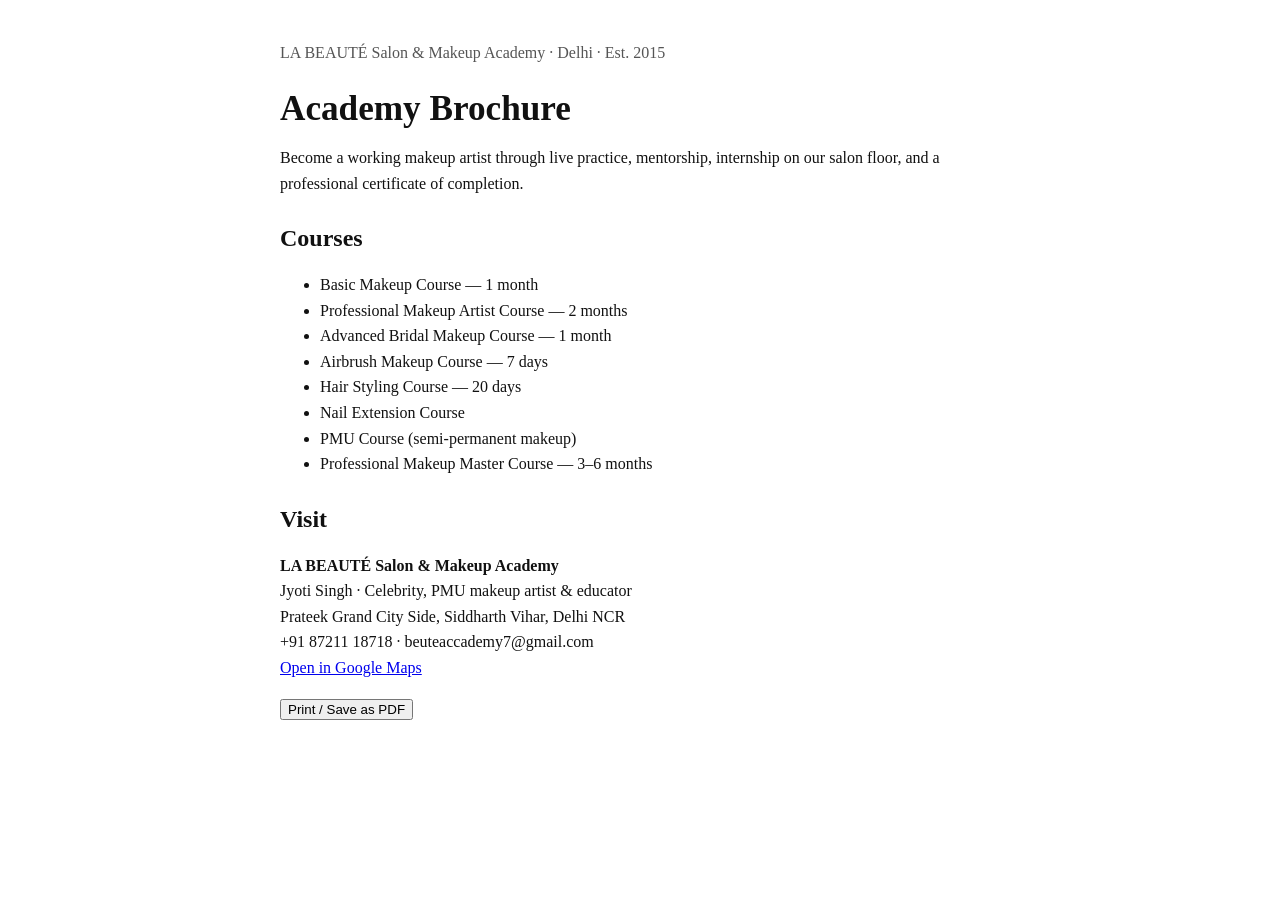
<file: brochure.html>
<!DOCTYPE html>
<html lang="en">
<head>
  <meta charset="UTF-8">
  <meta name="viewport" content="width=device-width, initial-scale=1.0">
  <title>LA BEAUTÉ Academy Brochure</title>
  <style>
    body { font-family: Georgia, serif; max-width: 720px; margin: 40px auto; padding: 0 20px; color: #111; }
    h1 { font-size: 2.2rem; margin-bottom: 0.2rem; }
    h2 { margin-top: 1.8rem; }
    p, li { line-height: 1.6; }
    .meta { color: #555; }
    @media print { a { color: inherit; text-decoration: none; } }
  </style>
</head>
<body>
  <p class="meta">LA BEAUTÉ Salon & Makeup Academy · Delhi · Est. 2015</p>
  <h1>Academy Brochure</h1>
  <p>Become a working makeup artist through live practice, mentorship, internship on our salon floor, and a professional certificate of completion.</p>
  <h2>Courses</h2>
  <ul>
    <li>Basic Makeup Course — 1 month</li>
    <li>Professional Makeup Artist Course — 2 months</li>
    <li>Advanced Bridal Makeup Course — 1 month</li>
    <li>Airbrush Makeup Course — 7 days</li>
    <li>Hair Styling Course — 20 days</li>
    <li>Nail Extension Course</li>
    <li>PMU Course (semi-permanent makeup)</li>
    <li>Professional Makeup Master Course — 3–6 months</li>
  </ul>
  <h2>Visit</h2>
  <p><strong>LA BEAUTÉ Salon &amp; Makeup Academy</strong><br>
  Jyoti Singh · Celebrity, PMU makeup artist &amp; educator<br>
  Prateek Grand City Side, Siddharth Vihar, Delhi NCR<br>
  +91 87211 18718 · beuteaccademy7@gmail.com<br>
  <a href="https://www.google.com/maps/place/La%E2%80%99beauty+luxury+salon+%26+Academy/@28.647372,77.411829,17z/data=!3m1!4b1!4m6!3m5!1s0x390cf17f84acb3c9:0xa833065d935297d4!8m2!3d28.647372!4d77.411829">Open in Google Maps</a></p>
  <p><button onclick="window.print()">Print / Save as PDF</button></p>
</body>
</html>
</file>
<file: style.css>
/* ============================================
   LA BEAUTÉ — Design Tokens
   ============================================ */
:root {
  --primary: #63e6ff;
  --primary-deep: #2ec8e6;
  --primary-ink: #0b93ad;
  --accent: #c9a227;
  --accent-deep: #b08d1c;
  --bg: #ffffff;
  --bg-elevated: #f6f6f6;
  --card: #ffffff;
  --card-soft: #f3f3f3;
  --border: rgba(20, 20, 20, 0.08);
  --border-strong: rgba(20, 20, 20, 0.16);
  --text: #141414;
  --text-secondary: #5c5c5c;
  --text-muted: #8a8a8a;
  --on-image: #ffffff;
  --shadow: none;
  --shadow-soft: none;
  --glow-primary: none;
  --glow-accent: none;
  --radius: 6px;
  --radius-sm: 6px;
  --radius-xs: 4px;
  --header-h: 76px;
  --announce-h: 0px;
  --container: 1080px;
  --font-heading: "Cormorant Garamond", Georgia, serif;
  --font-body: "Poppins", system-ui, sans-serif;
  --ease: cubic-bezier(0.22, 1, 0.36, 1);
  --transition: 0.45s var(--ease);
}

/* ============================================
   Reset & Base
   ============================================ */
*,
*::before,
*::after {
  box-sizing: border-box;
  margin: 0;
  padding: 0;
}

html {
  scroll-behavior: smooth;
  scroll-padding-top: var(--header-h);
  color-scheme: light;
}

html,
body {
  background: var(--bg);
  color: var(--text);
  font-family: var(--font-body);
  font-size: 16px;
  line-height: 1.7;
  -webkit-font-smoothing: antialiased;
  text-rendering: optimizeLegibility;
  overflow-x: hidden;
}

img,
svg,
iframe {
  max-width: 100%;
  display: block;
}

img {
  height: auto;
}

button,
input,
select,
textarea {
  font: inherit;
  color: inherit;
}

button {
  cursor: pointer;
  background: none;
  border: none;
}

a {
  color: inherit;
  text-decoration: none;
}

ul {
  list-style: none;
}

h1,
h2,
h3,
h4 {
  font-family: var(--font-heading);
  font-weight: 500;
  line-height: 1.15;
  letter-spacing: 0.01em;
}

::selection {
  background: rgba(99, 230, 255, 0.28);
  color: var(--text);
}

:focus-visible {
  outline: 2px solid var(--primary);
  outline-offset: 3px;
}

.sr-only {
  position: absolute;
  width: 1px;
  height: 1px;
  padding: 0;
  margin: -1px;
  overflow: hidden;
  clip: rect(0, 0, 0, 0);
  white-space: nowrap;
  border: 0;
}

.skip-link {
  position: absolute;
  left: 1rem;
  top: -4rem;
  z-index: 10000;
  background: var(--primary);
  color: #041318;
  padding: 0.7rem 1.1rem;
  border-radius: 8px;
  font-weight: 600;
}

.skip-link:focus {
  top: 1rem;
}

/* ============================================
   Layout Utilities
   ============================================ */
.container {
  width: min(var(--container), calc(100% - 2.5rem));
  margin-inline: auto;
}

.section {
  padding: 6rem 0;
  position: relative;
}

.section-header {
  text-align: left;
  max-width: 36rem;
  margin: 0 0 3rem;
}

.section-title {
  font-size: clamp(2rem, 3.5vw, 2.8rem);
  margin: 0.25rem 0 0.8rem;
  font-weight: 400;
}

.section-header--left {
  text-align: left;
  margin-left: 0;
}

.section-title {
  font-size: clamp(2.4rem, 4.4vw, 3.8rem);
  margin: 0.35rem 0 1rem;
}

.section-copy,
.lead {
  color: var(--text-secondary);
  font-weight: 300;
}

.eyebrow {
  color: var(--primary-ink);
  font-size: 0.72rem;
  letter-spacing: 0.32em;
  text-transform: uppercase;
  font-weight: 500;
}

.glass {
  background: linear-gradient(
    180deg,
    rgba(255, 255, 255, 0.86),
    rgba(255, 255, 255, 0.72)
  );
  border: 1px solid var(--border);
  backdrop-filter: blur(22px);
  -webkit-backdrop-filter: blur(22px);
  box-shadow: var(--shadow-soft);
}

/* ============================================
   Buttons
   ============================================ */
.btn {
  position: relative;
  display: inline-flex;
  align-items: center;
  justify-content: center;
  min-height: 46px;
  padding: 0.7rem 1.4rem;
  border-radius: 2px;
  font-size: 0.72rem;
  font-weight: 500;
  letter-spacing: 0.14em;
  text-transform: uppercase;
  transition:
    background 0.25s ease,
    color 0.25s ease,
    border-color 0.25s ease;
}

.btn::after {
  content: "";
  position: absolute;
  left: var(--ripple-x);
  top: var(--ripple-y);
  width: 12px;
  height: 12px;
  border-radius: 50%;
  transform: translate(-50%, -50%) scale(0);
  background: rgba(255, 255, 255, 0.35);
  opacity: 0;
  pointer-events: none;
}

.btn.is-rippling::after {
  animation: ripple 0.7s var(--ease);
}

.btn--primary {
  background: #111;
  color: #fff;
}

.btn--primary:hover {
  background: #333;
}

.btn--outline {
  border: 1px solid var(--text);
  color: var(--text);
  background: transparent;
}

.btn--outline:hover {
  background: var(--text);
  color: #fff;
}

.btn--ghost {
  border: 1px solid var(--border);
  color: var(--text);
}

.btn--ghost:hover {
  border-color: var(--accent);
  color: var(--accent);
}

.btn--accent {
  background: var(--accent);
  color: #2a2100;
  box-shadow: var(--glow-accent);
}

.btn--accent:hover {
  transform: translateY(-2px);
  background: #ffe27a;
}

.btn--sm {
  min-height: 44px;
  padding: 0.65rem 1.2rem;
  font-size: 0.72rem;
}

.btn--full {
  width: 100%;
}

@keyframes ripple {
  to {
    transform: translate(-50%, -50%) scale(28);
    opacity: 0;
  }
}

/* ============================================
   Scroll Progress, Cursor, Trail
   ============================================ */
.scroll-progress {
  position: fixed;
  top: 0;
  left: 0;
  height: 3px;
  width: 0;
  z-index: 1000;
  background: linear-gradient(90deg, var(--primary), var(--accent));
  box-shadow: var(--glow-primary);
}

.cursor-glow {
  position: fixed;
  width: 420px;
  height: 420px;
  border-radius: 50%;
  pointer-events: none;
  z-index: 3;
  background: radial-gradient(
    circle,
    rgba(99, 230, 255, 0.12),
    transparent 68%
  );
  transform: translate(-50%, -50%);
  mix-blend-mode: multiply;
  opacity: 0;
  transition: opacity 0.4s ease;
}

.mouse-trail {
  position: fixed;
  inset: 0;
  width: 100%;
  height: 100%;
  pointer-events: none;
  z-index: 4;
}

/* ============================================
   Loader
   ============================================ */
.loader {
  position: fixed;
  inset: 0;
  z-index: 9999;
  display: grid;
  place-items: center;
  background: var(--bg);
  transition:
    opacity 0.5s var(--ease),
    visibility 0.5s;
  pointer-events: none;
}

.loader.is-hidden {
  opacity: 0;
  visibility: hidden;
}

.loader__inner {
  text-align: center;
}

.loader__brand {
  font-family: var(--font-heading);
  font-size: clamp(2.4rem, 6vw, 4.4rem);
  letter-spacing: 0.28em;
  font-weight: 500;
}

.loader__line {
  display: block;
  width: 0;
  height: 1px;
  margin: 1.1rem auto;
  background: linear-gradient(
    90deg,
    transparent,
    var(--primary),
    var(--accent),
    transparent
  );
  animation: loadLine 1.6s var(--ease) infinite;
}

.loader__sub {
  color: var(--text-secondary);
  letter-spacing: 0.34em;
  text-transform: uppercase;
  font-size: 0.68rem;
}

@keyframes loadLine {
  0% {
    width: 0;
    opacity: 0.3;
  }
  50% {
    width: 180px;
    opacity: 1;
  }
  100% {
    width: 0;
    opacity: 0.3;
  }
}

/* ============================================
   Announcement Bar
   ============================================ */
.announce {
  position: sticky;
  top: 0;
  z-index: 110;
  height: var(--announce-h);
  overflow: hidden;
  background: #f4f7f8;
  border-bottom: 1px solid var(--border);
}

.announce__track {
  display: flex;
  width: max-content;
  animation: marquee 28s linear infinite;
}

.announce__group {
  display: flex;
  align-items: center;
  gap: 1.4rem;
  padding: 0 1.4rem;
  height: var(--announce-h);
  white-space: nowrap;
  font-size: 0.72rem;
  letter-spacing: 0.16em;
  text-transform: uppercase;
  color: var(--accent);
}

/* ============================================
   Header / Navbar
   ============================================ */
.header {
  position: sticky;
  top: 0;
  z-index: 100;
  height: var(--header-h);
  background: #ffffff;
  border-bottom: 1px solid var(--border);
  box-shadow: 0 2px 12px rgba(0, 0, 0, 0.05);
  overflow: visible;
}

.header.is-solid {
  background: #ffffff;
  box-shadow: 0 4px 15px rgba(0, 0, 0, 0.06);
}

.header .nav-toggle span {
  background: var(--text);
}

.nav {
  height: 100%;
  display: flex;
  align-items: center;
  justify-content: space-between;
  gap: 1.5rem;
}

.logo {
  display: flex;
  align-items: center;
  z-index: 102;
  flex-shrink: 0;
}

.header .logo img {
  width: auto;
  height: 52px;
  max-width: 160px;
  object-fit: contain;
  border-radius: 0;
  display: block;
  background: none;
  filter: drop-shadow(0 2px 4px rgba(0, 0, 0, 0.14));
}

.nav__panel {
  display: flex;
  align-items: center;
  gap: 1.8rem;
  position: static;
  inset: auto;
  height: auto;
  padding: 0;
  background: transparent;
}

.nav__list {
  display: flex;
  align-items: center;
  gap: 1.35rem;
}

.nav__link {
  position: relative;
  font-size: 0.78rem;
  letter-spacing: 0.12em;
  text-transform: uppercase;
  color: var(--text-secondary);
  padding: 0.3rem 0;
  transition: color 0.3s ease;
}

.nav__link::after {
  content: "";
  position: absolute;
  left: 0;
  bottom: 0;
  width: 0;
  height: 1px;
  background: var(--primary);
  transition: width 0.35s var(--ease);
}

.nav__link:hover,
.nav__link.is-active {
  color: var(--text);
}

.nav__link:hover::after,
.nav__link.is-active::after {
  width: 100%;
}

.nav__actions {
  display: flex;
  gap: 0.6rem;
}

.nav-toggle {
  display: none;
  width: 44px;
  height: 44px;
  position: relative;
  z-index: 10050;
  background: transparent;
  border: none;
  cursor: pointer;
  padding: 0;
  border-radius: 4px;
  transition: background-color 0.2s ease;
}

.nav-toggle:focus-visible {
  outline: 2px solid var(--primary);
  outline-offset: 2px;
}

.nav-toggle span {
  position: absolute;
  left: 9px;
  right: 9px;
  height: 2px;
  border-radius: 2px;
  background: var(--text, #141414);
  transition:
    transform 0.35s var(--ease),
    opacity 0.35s ease,
    background-color 0.35s ease;
}

.nav-toggle span:nth-child(1) {
  top: 14px;
}
.nav-toggle span:nth-child(2) {
  top: 21px;
}
.nav-toggle span:nth-child(3) {
  top: 28px;
}

.nav-toggle.is-open span:nth-child(1) {
  transform: translateY(7px) rotate(45deg);
}

.nav-toggle.is-open span:nth-child(2) {
  opacity: 0;
}

.nav-toggle.is-open span:nth-child(3) {
  transform: translateY(-7px) rotate(-45deg);
}

.nav-close {
  display: none !important;
}

/* ============================================
   Hero
   ============================================ */
.hero {
  position: relative;
  color: var(--on-image);
  min-height: 78vh;
  display: grid;
  place-items: center;
  overflow: hidden;
}

.hero .eyebrow {
  color: var(--primary);
}

.hero__slides,
.hero__overlay,
.hero__glow {
  position: absolute;
  inset: 0;
}

.hero__slide {
  position: absolute;
  inset: 0;
  opacity: 0;
  background-color: #111;
  background-size: cover;
  background-position: center;
}

.hero__slide.is-active {
  opacity: 1;
  z-index: 1;
}

.hero__slide img {
  width: 100%;
  height: 100%;
  object-fit: cover;
  transform: scale(1.04);
}

.hero__slide.is-active img {
  animation: kenburns 8.5s var(--ease) forwards;
}

.hero__glow,
.float-shape {
  z-index: 3;
}

.hero__nav {
  position: absolute;
  right: 2rem;
  bottom: 2.4rem;
  z-index: 6;
  display: flex;
  align-items: center;
  gap: 0.8rem;
}

.scroll-indicator {
  z-index: 6;
}

.hero__dots {
  display: flex;
  gap: 0.5rem;
}

.hero__dots button {
  width: 28px;
  height: 3px;
  background: rgba(255, 255, 255, 0.28);
  border-radius: 99px;
  overflow: hidden;
}

.hero__dots button.is-active {
  background: var(--primary);
  box-shadow: var(--glow-primary);
}

.hero__arrow {
  width: 42px;
  height: 42px;
  border: 1px solid var(--border-strong);
  border-radius: 50%;
  font-size: 1.4rem;
  line-height: 1;
  color: var(--text);
  background: rgba(5, 5, 5, 0.35);
  backdrop-filter: blur(10px);
  transition: var(--transition);
}

.hero__arrow:hover {
  border-color: var(--primary);
  color: var(--primary);
}

@keyframes kenburns {
  from {
    transform: scale(1.04);
  }
  to {
    transform: scale(1.16);
  }
}

.hero__overlay {
  z-index: 2;
  background: rgba(20, 20, 20, 0.35);
}

.hero__glow {
  background: radial-gradient(
    circle at 70% 30%,
    rgba(255, 213, 79, 0.12),
    transparent 32%
  );
  animation: glowPulse 6s ease-in-out infinite;
  pointer-events: none;
}

.hero__content {
  position: relative;
  z-index: 5;
  text-align: center;
  padding: 6rem 0 8rem;
}

.hero__slide:nth-child(1) {
  background-image: url("assets/images/hero-makeup.jpg");
}
.hero__slide:nth-child(2) {
  background-image: url("assets/images/hero-studio.jpg");
}
.hero__slide:nth-child(3) {
  background-image: url("assets/images/hero-salon.jpg");
}
.hero__slide:nth-child(4) {
  background-image: url("assets/images/hero-bridal.jpg");
}
.hero__slide:nth-child(5) {
  background-image: url("assets/images/hero-hair.jpg");
}

.hero__title {
  font-size: clamp(2.4rem, 5vw, 4.4rem);
  max-width: 14ch;
  margin: 0.6rem auto 0.9rem;
  font-weight: 400;
}

.hero__subtitle {
  font-family: var(--font-heading);
  font-size: clamp(1.35rem, 2.6vw, 2.1rem);
  font-style: italic;
  color: var(--text-secondary);
  margin-bottom: 2.4rem;
}

.hero__actions {
  display: flex;
  justify-content: center;
  flex-wrap: wrap;
  gap: 0.9rem;
}

.float-shape {
  position: absolute;
  border-radius: 50%;
  filter: blur(2px);
  pointer-events: none;
  z-index: 1;
}

.float-shape--one {
  width: 180px;
  height: 180px;
  left: 8%;
  top: 22%;
  background: rgba(99, 230, 255, 0.12);
  animation: floatY 8s ease-in-out infinite;
}

.float-shape--two {
  width: 90px;
  height: 90px;
  right: 14%;
  top: 28%;
  background: rgba(255, 213, 79, 0.14);
  animation: floatY 10s ease-in-out infinite reverse;
}

.float-shape--three {
  width: 140px;
  height: 140px;
  right: 18%;
  bottom: 18%;
  border: 1px solid rgba(99, 230, 255, 0.18);
  background: transparent;
  animation: floatY 9s ease-in-out infinite;
}

.scroll-indicator {
  position: absolute;
  bottom: 2rem;
  left: 50%;
  transform: translateX(-50%);
  z-index: 2;
  display: flex;
  flex-direction: column;
  align-items: center;
  gap: 0.7rem;
  color: var(--text-muted);
  font-size: 0.68rem;
  letter-spacing: 0.28em;
  text-transform: uppercase;
}

.scroll-indicator__line {
  width: 1px;
  height: 48px;
  background: linear-gradient(var(--primary), transparent);
  animation: scrollLine 1.8s ease-in-out infinite;
}

@keyframes floatY {
  0%,
  100% {
    transform: translateY(0);
  }
  50% {
    transform: translateY(-22px);
  }
}

@keyframes glowPulse {
  0%,
  100% {
    opacity: 0.55;
  }
  50% {
    opacity: 1;
  }
}

@keyframes scrollLine {
  0% {
    transform: scaleY(0.4);
    transform-origin: top;
    opacity: 0.3;
  }
  50% {
    transform: scaleY(1);
    opacity: 1;
  }
  100% {
    transform: scaleY(0.4);
    transform-origin: bottom;
    opacity: 0.3;
  }
}

/* ============================================
   About
   ============================================ */
.about__grid {
  display: grid;
  grid-template-columns: 0.9fr 1.1fr;
  gap: 3.5rem;
  align-items: center;
}

.about__collage {
  position: relative;
  min-height: 640px;
}

.about__shot {
  overflow: hidden;
  border-radius: var(--radius);
  box-shadow: var(--shadow);
}

.about__shot img {
  width: 100%;
  height: 100%;
  object-fit: cover;
  transition: transform 1.2s var(--ease);
}

.about__shot:hover img,
.about__collage.is-in .about__shot:hover img {
  transform: scale(1.07);
}

.about__shot--main {
  width: 100%;
  height: 520px;
}

.about__shot--float {
  position: absolute;
  right: 0;
  bottom: 2.4rem;
  width: 46%;
  height: 280px;
  border: 4px solid var(--bg);
  animation: floatY 7s ease-in-out infinite;
}

.about__badge {
  position: absolute;
  left: -1.2rem;
  bottom: 2.4rem;
  padding: 1.1rem 1.4rem;
  border-radius: var(--radius-sm);
  text-align: center;
}

.about__badge span {
  display: block;
  font-size: 0.68rem;
  letter-spacing: 0.24em;
  text-transform: uppercase;
  color: var(--text-muted);
}

.about__badge strong {
  font-family: var(--font-heading);
  font-size: 2.4rem;
  color: var(--accent);
  font-weight: 500;
}

.about__card {
  padding: 0;
  border: none;
  background: transparent;
  box-shadow: none;
}

.about__card .lead {
  margin-bottom: 1rem;
}

.about__card p {
  color: var(--text-secondary);
}

.about__points {
  display: grid;
  gap: 1.3rem;
  margin: 2rem 0 2.2rem;
}

.about__points li {
  display: block;
  padding: 1rem 0;
  border-top: 1px solid var(--border);
}

.about__icon {
  font-family: var(--font-heading);
  color: var(--primary);
  font-size: 1.2rem;
  min-width: 2rem;
}

.about__points h3 {
  font-size: 1.25rem;
  margin-bottom: 0.2rem;
}

.about__points p {
  font-size: 0.92rem;
}

/* ============================================
   Statistics
   ============================================ */
.stats {
  padding: 0 0 7.5rem;
}

.stats__grid {
  display: grid;
  grid-template-columns: repeat(4, 1fr);
  gap: 1rem;
  padding: 2.2rem;
  border-radius: var(--radius);
  background: var(--card);
  border: 1px solid var(--border);
}

.stats__item {
  text-align: center;
  padding: 1.4rem 0.5rem;
  border-right: 1px solid var(--border);
}

.stats__item:last-child {
  border-right: 0;
}

.stats__number {
  font-family: var(--font-heading);
  font-size: clamp(2.4rem, 4vw, 3.6rem);
  color: var(--primary);
  line-height: 1;
}

.stats__label {
  margin-top: 0.5rem;
  color: var(--text-secondary);
  font-size: 0.84rem;
  letter-spacing: 0.08em;
  text-transform: uppercase;
}

/* ============================================
   Services
   ============================================ */
.services__grid {
  display: grid;
  grid-template-columns: repeat(3, 1fr);
  gap: 1.4rem;
}

.service-card {
  background: transparent;
  border: none;
  overflow: hidden;
}

.service-card:hover {
  transform: none;
}

.service-card__image {
  position: relative;
  overflow: hidden;
  height: 240px;
  border-radius: var(--radius);
}

.service-card__image img {
  width: 100%;
  height: 100%;
  object-fit: cover;
}

.service-card__body {
  padding: 1rem 0 0;
}

.service-card h3 {
  font-size: 1.5rem;
  margin-bottom: 0.2rem;
  font-weight: 400;
}

.service-card__image img {
  width: 100%;
  height: 100%;
  object-fit: cover;
  transition:
    transform 0.9s var(--ease),
    opacity 0.6s ease;
}

.service-card__hover {
  position: absolute;
  inset: 0;
  opacity: 0;
}

.service-card:hover .service-card__hover {
  opacity: 1;
}

.service-card:hover .service-card__image img:first-child {
  transform: scale(1.08);
}

.service-card__quick {
  position: absolute;
  left: 50%;
  bottom: 1.2rem;
  transform: translate(-50%, 12px);
  z-index: 2;
  padding: 0.7rem 1.3rem;
  border-radius: 999px;
  background: var(--text);
  color: #041318;
  font-size: 0.7rem;
  letter-spacing: 0.16em;
  text-transform: uppercase;
  opacity: 0;
  transition: var(--transition);
}

.service-card:hover .service-card__quick {
  opacity: 1;
  transform: translate(-50%, 0);
}

.service-card__price {
  color: var(--accent) !important;
  font-size: 0.75rem !important;
  letter-spacing: 0.14em;
  text-transform: uppercase;
  margin-bottom: 0.35rem;
}

.service-card__body {
  padding: 1.6rem 1.6rem 1.8rem;
  position: relative;
}

.service-card__icon {
  width: 42px;
  height: 42px;
  display: grid;
  place-items: center;
  margin-bottom: 0.9rem;
  color: var(--primary);
  border: 1px solid rgba(99, 230, 255, 0.25);
  border-radius: 12px;
}

.service-card__icon svg {
  width: 20px;
  height: 20px;
}

.service-card h3 {
  font-size: 1.7rem;
  margin-bottom: 0.45rem;
}

.service-card p {
  color: var(--text-secondary);
  font-size: 0.92rem;
}

/* ============================================
   Bridal Banner
   ============================================ */
.bridal {
  position: relative;
  min-height: 720px;
  display: grid;
  align-items: center;
  overflow: hidden;
}

.bridal__bg,
.bridal__overlay {
  position: absolute;
  inset: 0;
}

.bridal__bg img {
  width: 100%;
  height: 100%;
  object-fit: cover;
}

.bridal__overlay {
  background: linear-gradient(
    90deg,
    rgba(5, 5, 5, 0.88) 8%,
    rgba(5, 5, 5, 0.55) 52%,
    rgba(5, 5, 5, 0.2) 100%
  );
}

.bridal__content {
  position: relative;
  z-index: 1;
  max-width: 620px;
  padding: 6rem 0;
}

.bridal__list {
  margin: 1.6rem 0 2.2rem;
  display: grid;
  gap: 0.7rem;
}

.bridal__list li {
  position: relative;
  padding-left: 1.4rem;
  color: var(--text-secondary);
}

.bridal__list li::before {
  content: "";
  position: absolute;
  left: 0;
  top: 0.7rem;
  width: 8px;
  height: 1px;
  background: var(--accent);
}

/* ============================================
   Academy
   ============================================ */
.academy__grid {
  display: grid;
  grid-template-columns: repeat(3, 1fr);
  gap: 1.2rem;
}

.course-card {
  padding: 0;
  overflow: hidden;
  background: var(--card);
  border: 1px solid var(--border);
  border-radius: var(--radius);
  min-height: 0;
  transition:
    transform var(--transition),
    border-color var(--transition);
}

.course-card__media {
  height: 260px;
  overflow: hidden;
}

.course-card__media img {
  width: 100%;
  height: 100%;
  object-fit: cover;
  transition: transform 0.9s var(--ease);
}

.course-card:hover .course-card__media img {
  transform: scale(1.08);
}

.course-card__body {
  padding: 1.4rem 1.4rem 1.6rem;
}

.course-card:hover {
  transform: none;
  border-color: var(--border);
}

.course-card h3 {
  font-size: 1.7rem;
}

.course-card__meta {
  color: var(--primary);
  font-size: 0.75rem;
  letter-spacing: 0.14em;
  text-transform: uppercase;
  margin: 0.45rem 0 0.9rem;
}

.course-card p:last-child {
  color: var(--text-secondary);
  font-size: 0.92rem;
}

.features {
  display: grid;
  grid-template-columns: repeat(5, 1fr);
  gap: 1rem;
  margin: 2.6rem 0 2.4rem;
}

.features li {
  padding: 1.3rem 1rem;
  text-align: center;
  border-radius: var(--radius-sm);
  border: 1px solid var(--border);
  background: var(--card-soft);
}

.features strong {
  display: block;
  font-family: var(--font-heading);
  font-size: 1.2rem;
  font-weight: 500;
  margin-bottom: 0.35rem;
}

.features span {
  display: block;
  color: var(--text-secondary);
  font-size: 0.8rem;
}

.academy__cta {
  text-align: center;
}

.academy-hero {
  position: relative;
  margin-bottom: 2.2rem;
  border-radius: var(--radius);
  overflow: hidden;
  min-height: 420px;
}

.academy-hero img {
  width: 100%;
  height: 460px;
  object-fit: cover;
  object-position: center 30%;
}

.academy-hero__caption {
  position: absolute;
  left: 0;
  right: 0;
  bottom: 0;
  padding: 2.2rem 1.8rem;
  background: linear-gradient(transparent, rgba(5, 5, 5, 0.88));
}

.academy-hero__caption p {
  color: var(--primary);
  letter-spacing: 0.18em;
  text-transform: uppercase;
  font-size: 0.72rem;
  margin-bottom: 0.4rem;
}

.academy-hero__caption h3 {
  font-size: clamp(1.8rem, 3vw, 2.8rem);
}

.learn-path {
  display: grid;
  grid-template-columns: repeat(4, 1fr);
  gap: 1rem;
  margin: 0 0 3rem;
}

.learn-path__item {
  position: relative;
  overflow: hidden;
  border-radius: var(--radius);
  min-height: 340px;
}

.learn-path__item img {
  width: 100%;
  height: 340px;
  object-fit: cover;
  transition: transform 0.9s var(--ease);
}

.learn-path__item:hover img {
  transform: scale(1.08);
}

.learn-path__item::after {
  content: "";
  position: absolute;
  inset: 0;
  background: linear-gradient(180deg, transparent 30%, rgba(5, 5, 5, 0.86));
}

.learn-path__item span,
.learn-path__item h3,
.learn-path__item p {
  position: relative;
  z-index: 1;
}

.learn-path__item span {
  position: absolute;
  top: 1.1rem;
  left: 1.1rem;
  z-index: 1;
  font-family: var(--font-heading);
  color: var(--accent);
  font-size: 1.2rem;
}

.learn-path__item h3,
.learn-path__item p {
  position: absolute;
  left: 1.1rem;
  right: 1.1rem;
  z-index: 1;
}

.learn-path__item h3 {
  bottom: 3.3rem;
  font-size: 1.45rem;
}

.learn-path__item p {
  bottom: 1.1rem;
  color: var(--text-secondary);
  font-size: 0.82rem;
}

.split-worlds {
  display: grid;
  grid-template-columns: 1fr 1fr;
  min-height: 56vh;
}

.split-worlds__panel {
  position: relative;
  overflow: hidden;
  min-height: 560px;
  display: flex;
  align-items: flex-end;
}

.split-worlds__panel img {
  position: absolute;
  inset: 0;
  width: 100%;
  height: 100%;
  object-fit: cover;
  transition: transform 1.2s var(--ease);
}

.split-worlds__panel:hover img {
  transform: scale(1.08);
}

.split-worlds__panel::after {
  content: "";
  position: absolute;
  inset: 0;
  background: linear-gradient(180deg, rgba(5, 5, 5, 0.15), rgba(5, 5, 5, 0.78));
}

.split-worlds__copy {
  position: relative;
  z-index: 1;
  padding: 3rem 2.2rem;
}

.split-worlds__copy p {
  color: var(--primary);
  letter-spacing: 0.22em;
  text-transform: uppercase;
  font-size: 0.72rem;
}

.split-worlds__copy h2 {
  font-size: clamp(2.4rem, 4vw, 4rem);
  margin: 0.4rem 0 0.7rem;
}

.split-worlds__copy span {
  display: block;
  color: var(--text-secondary);
  margin-bottom: 1.1rem;
}

.split-worlds__copy em {
  font-style: normal;
  letter-spacing: 0.16em;
  text-transform: uppercase;
  font-size: 0.75rem;
  color: var(--accent);
}

.hero__slide img {
  object-position: center 25%;
}

/* ============================================
   Why Choose Us
   ============================================ */
.why__grid {
  display: grid;
  grid-template-columns: repeat(4, 1fr);
  gap: 1.1rem;
}

.why-card {
  padding: 0;
  min-height: 0;
  background: transparent;
  border: none;
  border-top: 1px solid var(--border);
  border-radius: 0;
  padding-top: 1.2rem;
}

.why-card:hover {
  transform: none;
  background: transparent;
}

.why-card__num {
  display: block;
  font-family: var(--font-heading);
  color: var(--accent);
  font-size: 1.3rem;
  margin-bottom: 1.1rem;
}

.why-card h3 {
  font-size: 1.35rem;
  margin-bottom: 0.55rem;
}

.why-card p {
  color: var(--text-secondary);
  font-size: 0.9rem;
}

/* ============================================
   Gallery
   ============================================ */
.gallery__filters {
  display: flex;
  justify-content: center;
  flex-wrap: wrap;
  gap: 0.6rem;
  margin-bottom: 2.2rem;
}

.filter-btn {
  padding: 0.55rem 1.15rem;
  border-radius: 999px;
  border: 1px solid var(--border);
  color: var(--text-secondary);
  font-size: 0.75rem;
  letter-spacing: 0.14em;
  text-transform: uppercase;
  transition: var(--transition);
}

.filter-btn:hover,
.filter-btn.is-active {
  color: #041318;
  background: var(--primary);
  border-color: var(--primary);
}

.gallery__masonry {
  columns: 4 220px;
  column-gap: 1rem;
}

.gallery__item {
  display: block;
  width: 100%;
  margin-bottom: 1rem;
  border-radius: var(--radius-sm);
  overflow: hidden;
  break-inside: avoid;
  position: relative;
}

.gallery__item img {
  width: 100%;
  transition:
    transform 0.8s var(--ease),
    filter 0.8s;
}

.gallery__item::after {
  content: "+";
  position: absolute;
  inset: 0;
  display: grid;
  place-items: center;
  font-family: var(--font-heading);
  font-size: 3rem;
  color: var(--text);
  background: rgba(5, 5, 5, 0.38);
  opacity: 0;
  transition: opacity 0.4s ease;
}

.gallery__item:hover img {
  transform: scale(1.08);
  filter: saturate(1.1);
}

.gallery__item:hover::after,
.gallery__item:focus-visible::after {
  opacity: 1;
}

.gallery__item.is-hidden {
  display: none;
}

/* Lightbox */
.lightbox {
  position: fixed;
  inset: 0;
  z-index: 2000;
  display: grid;
  place-items: center;
  padding: 2rem;
  color: #fff;
}

.lightbox[hidden] {
  display: none;
}

.lightbox__backdrop {
  position: absolute;
  inset: 0;
  background: rgba(0, 0, 0, 0.86);
  backdrop-filter: blur(10px);
}

.lightbox__figure {
  position: relative;
  z-index: 1;
  max-width: min(920px, 100%);
}

.lightbox__figure img {
  max-height: 78vh;
  width: auto;
  margin: 0 auto;
  border-radius: 16px;
  box-shadow: var(--shadow);
}

.lightbox__figure figcaption {
  text-align: center;
  margin-top: 0.9rem;
  color: var(--text-secondary);
  letter-spacing: 0.08em;
}

.lightbox__close,
.lightbox__nav {
  position: absolute;
  z-index: 2;
  color: var(--text);
}

.lightbox__close {
  top: 1.4rem;
  right: 1.6rem;
  letter-spacing: 0.18em;
  text-transform: uppercase;
  font-size: 0.75rem;
}

.lightbox__nav {
  top: 50%;
  transform: translateY(-50%);
  font-size: 3rem;
  line-height: 1;
  width: 56px;
  height: 56px;
}

.lightbox__nav--prev {
  left: 1rem;
}
.lightbox__nav--next {
  right: 1rem;
}

/* ============================================
   Before & After
   ============================================ */
.ba {
  position: relative;
  border-radius: var(--radius);
  overflow: hidden;
  height: min(70vh, 640px);
  user-select: none;
  box-shadow: var(--shadow);
}

.ba__after,
.ba__before {
  position: absolute;
  inset: 0;
}

.ba__after img,
.ba__before img {
  width: 100%;
  height: 100%;
  object-fit: cover;
}

.ba__before {
  width: 50%;
  overflow: hidden;
  border-right: 2px solid var(--primary);
}

.ba__tag {
  position: absolute;
  top: 1.2rem;
  padding: 0.35rem 0.8rem;
  border-radius: 999px;
  font-size: 0.7rem;
  letter-spacing: 0.16em;
  text-transform: uppercase;
  background: rgba(5, 5, 5, 0.55);
  backdrop-filter: blur(10px);
}

.ba__tag--before {
  left: 1.2rem;
}
.ba__tag--after {
  right: 1.2rem;
}

.ba__range {
  position: absolute;
  inset: 0;
  width: 100%;
  height: 100%;
  opacity: 0;
  cursor: ew-resize;
  z-index: 3;
}

.ba__handle {
  position: absolute;
  top: 0;
  bottom: 0;
  left: 50%;
  width: 2px;
  z-index: 2;
  pointer-events: none;
}

.ba__handle span {
  position: absolute;
  top: 50%;
  left: 50%;
  width: 46px;
  height: 46px;
  border-radius: 50%;
  border: 1px solid var(--primary);
  background: rgba(5, 5, 5, 0.7);
  transform: translate(-50%, -50%);
  box-shadow: var(--glow-primary);
}

.ba__handle span::before,
.ba__handle span::after {
  content: "";
  position: absolute;
  top: 50%;
  width: 7px;
  height: 7px;
  border-top: 1.5px solid var(--primary);
  border-right: 1.5px solid var(--primary);
}

.ba__handle span::before {
  left: 12px;
  transform: translateY(-50%) rotate(-135deg);
}

.ba__handle span::after {
  right: 12px;
  transform: translateY(-50%) rotate(45deg);
}

/* ============================================
   Testimonials
   ============================================ */
.slider {
  position: relative;
  max-width: 760px;
  margin: 0 auto;
  min-height: 430px;
}

.testimonial-card {
  display: none;
  text-align: center;
  padding: 2.6rem 2.2rem;
  background: var(--card);
  border: 1px solid var(--border);
  border-radius: var(--radius);
  box-shadow: var(--shadow-soft);
}

.testimonial-card.is-active {
  display: block;
  animation: fadeUp 0.7s var(--ease);
}

.testimonial-card__photo {
  width: 84px;
  height: 84px;
  object-fit: cover;
  border-radius: 50%;
  margin: 0 auto 1rem;
  border: 1px solid rgba(99, 230, 255, 0.35);
}

.stars {
  color: var(--accent);
  letter-spacing: 0.18em;
  margin-bottom: 1rem;
}

.testimonial-card blockquote p {
  font-family: var(--font-heading);
  font-size: 1.45rem;
  font-style: italic;
  line-height: 1.5;
  color: var(--text);
}

.testimonial-card__name {
  margin-top: 1.4rem;
  letter-spacing: 0.12em;
  text-transform: uppercase;
  font-size: 0.78rem;
}

.testimonial-card__role {
  color: var(--text-muted);
  font-size: 0.82rem;
}

.slider__dots {
  display: flex;
  justify-content: center;
  gap: 0.55rem;
  margin-top: 1.6rem;
}

.slider__dots button {
  width: 9px;
  height: 9px;
  border-radius: 50%;
  background: #333;
  transition:
    transform 0.3s,
    background 0.3s;
}

.slider__dots button.is-active {
  background: var(--primary);
  transform: scale(1.25);
}

/* ============================================
   FAQ
   ============================================ */
.faq__layout {
  display: grid;
  grid-template-columns: 0.8fr 1.2fr;
  gap: 3rem;
  align-items: start;
}

.accordion__item {
  border-bottom: 1px solid var(--border);
}

.accordion__btn {
  width: 100%;
  display: flex;
  justify-content: space-between;
  align-items: center;
  gap: 1rem;
  padding: 1.25rem 0;
  text-align: left;
  font-family: var(--font-heading);
  font-size: 1.35rem;
}

.accordion__icon {
  width: 18px;
  height: 18px;
  position: relative;
  flex-shrink: 0;
}

.accordion__icon::before,
.accordion__icon::after {
  content: "";
  position: absolute;
  background: var(--primary);
  transition: transform 0.35s var(--ease);
}

.accordion__icon::before {
  left: 0;
  right: 0;
  top: 8px;
  height: 1.5px;
}

.accordion__icon::after {
  top: 0;
  bottom: 0;
  left: 8px;
  width: 1.5px;
}

.accordion__btn[aria-expanded="true"] .accordion__icon::after {
  transform: scaleY(0);
}

.accordion__panel {
  display: grid;
  grid-template-rows: 0fr;
  transition: grid-template-rows 0.45s var(--ease);
}

.accordion__panel p {
  overflow: hidden;
  min-height: 0;
  color: var(--text-secondary);
  padding-bottom: 0;
}

.accordion__item.is-open .accordion__panel {
  grid-template-rows: 1fr;
}

.accordion__item.is-open .accordion__panel p {
  padding-bottom: 1.2rem;
}

/* ============================================
   Contact
   ============================================ */
.contact__grid {
  display: grid;
  grid-template-columns: 0.85fr 1.15fr;
  gap: 1.5rem;
}

.contact__info {
  display: grid;
  gap: 1rem;
}

.info-card {
  padding: 1.4rem 1.5rem;
  border-radius: var(--radius-sm);
  background: var(--card);
}

.info-card h3 {
  font-size: 1.2rem;
  margin-bottom: 0.35rem;
  color: var(--primary);
}

.info-card p,
.info-card a {
  color: var(--text-secondary);
}

.info-card a:hover {
  color: var(--text);
}

.contact-form {
  padding: 2rem;
  border-radius: var(--radius);
  background: var(--card);
  display: grid;
  gap: 1rem;
}

.form-row {
  display: grid;
  gap: 0.4rem;
}

.form-row label {
  font-size: 0.75rem;
  letter-spacing: 0.14em;
  text-transform: uppercase;
  color: var(--text-muted);
}

.form-row input,
.form-row select,
.form-row textarea,
.news-row input {
  width: 100%;
  background: #f7f7f7;
  border: 1px solid var(--border);
  border-radius: var(--radius-xs);
  padding: 0.9rem 1rem;
  transition: border-color 0.3s ease;
  appearance: none;
}

.form-row select {
  background-image:
    linear-gradient(45deg, transparent 50%, var(--primary) 50%),
    linear-gradient(135deg, var(--primary) 50%, transparent 50%);
  background-position:
    calc(100% - 18px) 22px,
    calc(100% - 12px) 22px;
  background-size:
    6px 6px,
    6px 6px;
  background-repeat: no-repeat;
}

.form-row textarea {
  resize: vertical;
  min-height: 120px;
}

.form-row input:focus,
.form-row select:focus,
.form-row textarea:focus,
.news-row input:focus {
  outline: none;
  border-color: var(--primary);
}

.form-row.is-invalid input,
.form-row.is-invalid select,
.form-row.is-invalid textarea {
  border-color: #ff6b6b;
}

.form-error {
  min-height: 0;
  color: #d93838;
  font-size: 0.72rem;
  line-height: 1.2;
}

.form-error:empty {
  display: none;
}

.form-success {
  color: var(--primary);
  text-align: center;
  font-size: 0.9rem;
}

.map {
  margin-top: 1.6rem;
  border-radius: var(--radius);
  overflow: hidden;
  border: 1px solid var(--border);
  height: 360px;
}

.map iframe {
  width: 100%;
  height: 100%;
  border: 0;
  filter: grayscale(0.35) contrast(1.02);
}

/* ============================================
   Footer
   ============================================ */
.footer {
  padding: 5rem 0 0;
  border-top: 1px solid var(--border);
  background: var(--bg-elevated);
}

.footer__grid {
  display: grid;
  grid-template-columns: 1.4fr 0.8fr 0.8fr 0.9fr 1.3fr;
  gap: 2rem;
}

.footer__brand p {
  margin: 1.1rem 0 1.3rem;
  color: var(--text-secondary);
  max-width: 32ch;
}

.social {
  display: flex;
  gap: 0.7rem;
}

.social a {
  width: 40px;
  height: 40px;
  display: grid;
  place-items: center;
  border: 1px solid var(--border);
  border-radius: 50%;
  color: var(--text-secondary);
  transition: var(--transition);
}

.social a svg {
  width: 16px;
  height: 16px;
}

.social a:hover {
  color: var(--primary);
  border-color: var(--primary);
  transform: translateY(-3px);
}

.footer__col h3,
.footer__news h3 {
  font-size: 1.25rem;
  margin-bottom: 1rem;
}

.footer__col a {
  display: inline-block;
  color: var(--text-secondary);
  margin-bottom: 0.55rem;
  font-size: 0.92rem;
  transition: color 0.3s;
}

.footer__col a:hover {
  color: var(--primary);
}

.footer__col a.footer__insta {
  display: inline-flex;
  align-items: center;
  gap: 0.45rem;
  white-space: nowrap;
}

.footer__col a.footer__insta svg {
  flex-shrink: 0;
  display: inline-block;
  vertical-align: middle;
}

.footer__news p {
  color: var(--text-secondary);
  font-size: 0.9rem;
  margin-bottom: 0.9rem;
}

.news-row {
  display: flex;
  gap: 0.5rem;
}

.footer__bottom {
  margin-top: 3.4rem;
  padding: 1.3rem 1rem;
  border-top: 1px solid var(--border);
  text-align: center;
  color: var(--text-muted);
  font-size: 0.82rem;
  display: flex;
  flex-wrap: wrap;
  justify-content: center;
  gap: 0.35rem 1.2rem;
}

.footer__bottom a {
  color: var(--ink, #1a1714);
  text-decoration: underline;
  text-underline-offset: 3px;
}

.footer__bottom a:hover {
  color: var(--gold, #b08d57);
}

/* ============================================
   Floating Actions
   ============================================ */
.float-actions {
  position: fixed;
  right: max(0.8rem, env(safe-area-inset-right));
  bottom: max(0.8rem, env(safe-area-inset-bottom));
  z-index: 90;
  display: grid;
  gap: 0.7rem;
}

.float-btn {
  width: 52px;
  height: 52px;
  display: grid;
  place-items: center;
  border-radius: 50%;
  box-shadow: var(--shadow-soft);
  transition: transform var(--transition);
}

.float-btn svg {
  width: 22px;
  height: 22px;
}

.float-btn:hover {
  transform: translateY(-3px) scale(1.04);
}

.float-btn--wa {
  background: #25d366;
  color: #041318;
}

.float-btn--call {
  background: var(--primary);
  color: #041318;
}

.float-btn--top {
  background: var(--card);
  color: var(--text);
  border: 1px solid var(--border);
  opacity: 0;
  pointer-events: none;
}

.float-btn--top.is-visible {
  opacity: 1;
  pointer-events: auto;
}

/* ============================================
   Marquee
   ============================================ */
.marquee {
  overflow: hidden;
  border-top: 1px solid var(--border);
  border-bottom: 1px solid var(--border);
  background: #f7f7f7;
  padding: 1.1rem 0;
}

.marquee__track {
  display: flex;
  width: max-content;
  gap: 2.4rem;
  animation: marquee 32s linear infinite;
}

.marquee__track span {
  font-family: var(--font-heading);
  font-size: clamp(1.6rem, 3vw, 2.6rem);
  font-style: italic;
  letter-spacing: 0.04em;
  white-space: nowrap;
  color: var(--text);
}

.marquee__track span::after {
  content: "  ✦";
  color: var(--primary);
  font-style: normal;
  margin-left: 2.4rem;
}

.announce:hover .announce__track,
.marquee:hover .marquee__track {
  animation-play-state: paused;
}

@keyframes marquee {
  from {
    transform: translateX(0);
  }
  to {
    transform: translateX(-50%);
  }
}

/* ============================================
   Visual Collections
   ============================================ */
.collections {
  padding: 5.5rem 0 2rem;
}

.collections__grid {
  display: grid;
  grid-template-columns: 1.15fr 1fr 1fr;
  grid-template-rows: 320px 320px;
  gap: 0.8rem;
  width: min(1400px, calc(100% - 2rem));
  margin: 0 auto;
  grid-auto-flow: dense;
}

.collection-tile {
  position: relative;
  display: block;
  overflow: hidden;
  border-radius: var(--radius);
  height: 100%;
}

.collection-tile--tall {
  grid-row: span 2;
}

.collection-tile--wide {
  grid-column: span 2;
}

.collection-tile img {
  width: 100%;
  height: 100%;
  object-fit: cover;
  transition: transform 1.1s var(--ease);
}

.collection-tile::after {
  content: "";
  position: absolute;
  inset: 0;
  background: linear-gradient(180deg, transparent 35%, rgba(5, 5, 5, 0.72));
}

.collection-tile:hover img {
  transform: scale(1.1);
}

.collection-tile__label {
  position: absolute;
  left: 1.4rem;
  bottom: 1.3rem;
  z-index: 1;
}

.collection-tile__label small {
  display: block;
  letter-spacing: 0.22em;
  text-transform: uppercase;
  font-size: 0.65rem;
  color: var(--primary);
}

.collection-tile__label strong {
  display: block;
  font-family: var(--font-heading);
  font-size: clamp(2rem, 3vw, 3.2rem);
  font-weight: 500;
}

.collection-tile__label em {
  font-style: normal;
  font-size: 0.72rem;
  letter-spacing: 0.16em;
  text-transform: uppercase;
  color: var(--text-secondary);
}

/* ============================================
   Lookbook
   ============================================ */
.lookbook {
  padding: 4rem 0 2rem;
}

.lookbook__scroller {
  display: flex;
  gap: 1rem;
  overflow-x: auto;
  padding: 0 1.25rem 1.4rem;
  scroll-snap-type: x mandatory;
  cursor: grab;
  scrollbar-width: thin;
  scrollbar-color: var(--primary) #111;
}

.lookbook__scroller.is-dragging {
  cursor: grabbing;
  scroll-snap-type: none;
}

.look {
  flex: 0 0 min(72vw, 340px);
  scroll-snap-align: start;
}

.look img {
  width: 100%;
  height: 460px;
  object-fit: cover;
  border-radius: var(--radius);
  transition: transform 0.8s var(--ease);
}

.look:hover img {
  transform: scale(1.04);
}

.look p {
  margin-top: 0.8rem;
  font-family: var(--font-heading);
  font-size: 1.4rem;
}

/* ============================================
   Instagram
   ============================================ */
.instagram {
  padding: 2rem 0 0;
}

.instagram__grid {
  display: grid;
  grid-template-columns: repeat(6, 1fr);
}

.instagram__item {
  position: relative;
  overflow: hidden;
  aspect-ratio: 1;
}

.instagram__item img {
  width: 100%;
  height: 100%;
  object-fit: cover;
  transition:
    transform 0.8s var(--ease),
    filter 0.8s;
}

.instagram__item::after {
  content: "View";
  position: absolute;
  inset: 0;
  display: grid;
  place-items: center;
  background: rgba(5, 5, 5, 0.45);
  letter-spacing: 0.2em;
  text-transform: uppercase;
  font-size: 0.72rem;
  opacity: 0;
  transition: opacity 0.35s ease;
}

.instagram__item:hover img {
  transform: scale(1.1);
  filter: saturate(1.15);
}

.instagram__item:hover::after {
  opacity: 1;
}

.img-reveal img {
  transform: scale(1.18);
  transition: transform 1.4s var(--ease);
}

.img-reveal.is-in img,
.reveal-left.is-in .img-reveal img,
.about__collage.is-in img {
  transform: scale(1);
}

.bridal__bg img {
  animation: kenburns 18s ease-in-out infinite alternate;
}

/* ============================================
   Scroll Animations
   ============================================ */
.reveal,
.reveal-left,
.reveal-right,
.reveal-zoom {
  opacity: 1;
  transform: none;
  transition:
    opacity 0.9s var(--ease),
    transform 0.9s var(--ease);
}

.reveal-left {
  transform: translateX(-48px);
}

.reveal-right {
  transform: translateX(48px);
}

.reveal-zoom {
  transform: scale(0.92);
}

.reveal.is-in,
.reveal-left.is-in,
.reveal-right.is-in,
.reveal-zoom.is-in {
  opacity: 1;
  transform: none;
}

.bridal,
.split-worlds,
.collection-tile,
.learn-path__item,
.academy-hero {
  color: var(--on-image);
}

.bridal .eyebrow,
.split-worlds__copy p,
.collection-tile__label small {
  color: var(--primary);
}

.header .nav-toggle.is-open span {
  background: var(--text);
}

.nav__panel.is-open .nav__link {
  color: var(--text);
}

.nav__panel.is-open .btn--ghost {
  color: var(--text);
  border-color: var(--border);
}

/* ============================================
   Responsive
   ============================================ */
@media (max-width: 1100px) {
  .nav__list {
    gap: 0.9rem;
  }
  .nav__link {
    font-size: 0.72rem;
  }
  .about__grid,
  .faq__layout,
  .contact__grid {
    grid-template-columns: 1fr;
  }
  .about__shot--main {
    width: 100%;
    height: 480px;
  }
  .about__shot--float {
    width: 42%;
    height: 200px;
  }
  .about__badge {
    left: 1rem;
  }
  .services__grid,
  .academy__grid,
  .why__grid {
    grid-template-columns: repeat(2, 1fr);
  }
  .features {
    grid-template-columns: repeat(3, 1fr);
  }
  .stats__grid {
    grid-template-columns: repeat(2, 1fr);
  }
  .stats__item:nth-child(2) {
    border-right: 0;
  }
  .footer__grid {
    grid-template-columns: 1fr 1fr 1fr;
  }
  .gallery__masonry {
    columns: 3 200px;
  }
  .collections__grid {
    grid-template-columns: 1fr 1fr;
    grid-auto-rows: 240px;
    grid-template-rows: none;
  }
  .collection-tile--wide {
    grid-column: span 2;
  }
  .instagram__grid {
    grid-template-columns: repeat(3, 1fr);
  }
  .split-worlds {
    grid-template-columns: 1fr;
  }
  .split-worlds__panel {
    min-height: 440px;
  }
  .learn-path {
    grid-template-columns: 1fr 1fr;
  }
}

@media (max-width: 1100px) {
  .nav-toggle {
    display: block;
  }

  .nav__panel {
    position: fixed;
    top: 0;
    left: 0;
    right: 0;
    bottom: 0;
    width: 100vw;
    height: 100vh;
    height: 100dvh;
    z-index: 10040;
    margin: 0;
    padding: 6rem 2rem 3rem;
    background: #ffffff;
    display: flex;
    flex-direction: column;
    align-items: center;
    justify-content: center;
    gap: 2rem;
    opacity: 0;
    visibility: hidden;
    pointer-events: none;
    transition: opacity 0.35s ease, visibility 0.35s ease;
    overflow-y: auto;
    box-shadow: 0 10px 40px rgba(0, 0, 0, 0.15);
  }

  .nav__panel.is-open {
    opacity: 1;
    visibility: visible;
    pointer-events: auto;
  }

  .nav__list {
    display: flex;
    flex-direction: column;
    align-items: center;
    gap: 1.4rem;
    width: 100%;
    margin: 0;
    padding: 0;
    list-style: none;
  }

  .nav__link {
    font-size: 1.15rem;
    font-weight: 500;
    letter-spacing: 0.15em;
    text-transform: uppercase;
    color: #1a1714;
    padding: 0.5rem 1rem;
    display: block;
    text-align: center;
  }

  .nav__actions {
    display: flex;
    flex-direction: column;
    align-items: center;
    width: min(280px, 80%);
    margin-top: 0.5rem;
  }

  .nav__actions .btn {
    width: 100%;
    text-align: center;
    justify-content: center;
    padding: 0.85rem 1.8rem;
    font-size: 0.9rem;
  }
}

@media (max-width: 900px) {
  :root {
    --header-h: 76px;
  }

  .header .logo img {
    width: auto;
    height: 58px;
    max-width: 140px;
  }

  .hero__title {
    font-size: clamp(2.6rem, 12vw, 4.2rem);
  }
  .hero__nav {
    right: 1rem;
    bottom: 5.5rem;
  }
  .cursor-glow,
  .mouse-trail {
    display: none;
  }
}

@media (max-width: 720px) {
  .container {
    width: min(var(--container), calc(100% - 1.5rem));
  }
  .section {
    padding: 5rem 0;
  }
  .about__card {
    padding: 1.6rem;
  }
  .services__grid,
  .academy__grid,
  .why__grid,
  .features,
  .stats__grid,
  .footer__grid {
    grid-template-columns: 1fr;
  }
  .stats__item {
    border-right: 0;
    border-bottom: 1px solid var(--border);
  }
  .stats__item:last-child {
    border-bottom: 0;
  }
  .gallery__masonry {
    columns: 2 140px;
  }
  .bridal {
    min-height: 640px;
  }
  .ba {
    height: 420px;
  }
  .lightbox__nav {
    display: none;
  }
  .float-actions {
    right: 0.8rem;
    bottom: 0.8rem;
  }
  .collections__grid {
    grid-template-columns: 1fr;
  }
  .collection-tile,
  .collection-tile--tall,
  .collection-tile--wide {
    grid-column: auto;
    grid-row: auto;
    height: 280px;
  }
  .about__collage {
    min-height: 0;
  }
  .about__shot--float {
    position: relative;
    width: 68%;
    height: 180px;
    margin: -70px 0 0 auto;
    animation: none;
  }
  .instagram__grid {
    grid-template-columns: repeat(2, 1fr);
  }
  .look img {
    height: 380px;
  }
  .learn-path {
    grid-template-columns: 1fr;
  }
  .academy-hero img {
    height: 300px;
    min-height: 300px;
  }
  .academy-hero {
    min-height: 300px;
  }
  .service-card__image {
    height: 300px;
  }
  .service-card__quick {
    opacity: 1;
    transform: translate(-50%, 0);
  }
}

@media (prefers-reduced-motion: reduce) {
  html {
    scroll-behavior: auto;
  }
  *,
  *::before,
  *::after {
    animation: none !important;
    transition: none !important;
  }
  .reveal,
  .reveal-left,
  .reveal-right,
  .reveal-zoom {
    opacity: 1;
    transform: none;
  }
  .cursor-glow,
  .mouse-trail {
    display: none;
  }
}
</file>
<file: minimal.css>
/* Premium clean homepage */

:root {
  --paper: #f6f3ee;
  --ink: #1a1714;
  --gold: #b08d57;
}

html,
body {
  background: var(--paper);
  color: var(--ink);
}

.header {
  position: sticky;
  top: 0;
  z-index: 100;
  background: #ffffff;
  backdrop-filter: none;
  border-bottom: 1px solid rgba(176, 141, 87, 0.22);
  box-shadow: 0 2px 12px rgba(0, 0, 0, 0.05);
}

.header.is-solid {
  background: #ffffff;
  box-shadow: 0 4px 15px rgba(0, 0, 0, 0.06);
}

.lux-kicker {
  font-size: 0.7rem;
  letter-spacing: 0.32em;
  text-transform: uppercase;
  color: var(--gold);
  font-weight: 500;
  margin-bottom: 1rem;
}

.lux-kicker--light {
  color: #e8d5a8;
}

.lux-head {
  max-width: 40rem;
  padding: 0 1.5rem 2.5rem;
  margin: 0 auto;
  text-align: center;
}

.lux-head h2,
.lux-split__copy h2,
.lux-visit__panel h2,
.lux-bridal__copy h2 {
  font-family: var(--font-heading);
  font-weight: 400;
  line-height: 1.15;
}

.lux-head h2 {
  font-size: clamp(2rem, 3.6vw, 3rem);
}

.btn--ghost {
  border: 1px solid rgba(255, 255, 255, 0.85);
  color: #fff;
  background: transparent;
}

.btn--ghost:hover {
  background: #fff;
  color: #111;
}

img {
  height: auto;
}

/* Hero */
.lux-hero {
  position: relative;
  min-height: calc(100vh - var(--header-h));
  display: flex;
  align-items: flex-end;
  overflow: hidden;
  color: #fff;
  padding: 0 8vw 6vh;
  box-sizing: border-box;
}

.lux-hero__img {
  position: absolute;
  inset: 0;
  width: 100%;
  height: 100%;
  object-fit: cover;
  object-position: 42% 18%;
  transform: none;
}

.lux-hero__veil {
  position: absolute;
  inset: 0;
  background:
    linear-gradient(to right, rgba(12, 10, 8, 0.82) 0%, rgba(12, 10, 8, 0.55) 55%, rgba(12, 10, 8, 0.25) 100%),
    linear-gradient(to top, rgba(12, 10, 8, 0.9) 0%, transparent 60%);
}

.lux-hero__copy {
  position: relative;
  z-index: 2;
  max-width: 44rem;
  padding: 0;
}

.lux-hero .lux-kicker {
  font-size: 0.74rem;
  letter-spacing: 0.16em;
  text-transform: uppercase;
  color: #e8d5a8;
  margin: 0 0 0.35rem;
  font-weight: 500;
  line-height: 1.35;
}

.lux-hero h1 {
  font-size: clamp(3.2rem, 7.5vw, 6.2rem);
  font-weight: 400;
  letter-spacing: 0.08em;
  line-height: 0.95;
  margin: 0 0 0.5rem;
  color: #fff;
}

.lux-hero__sub {
  font-family: var(--font-heading);
  font-size: clamp(1.3rem, 2.3vw, 1.9rem);
  font-style: italic;
  font-weight: 400;
  color: #f7eee2;
  margin: 0 0 1.65rem;
  line-height: 1.25;
}

.lux-hero__lede {
  font-weight: 300;
  font-size: 0.95rem;
  line-height: 1.6;
  max-width: 40rem;
  margin: 0 0 0.85rem;
  color: rgba(255, 255, 255, 0.92);
}

.lux-hero__specialties {
  font-size: 0.88rem;
  font-weight: 400;
  line-height: 1.55;
  color: rgba(255, 255, 255, 0.86);
  max-width: 40rem;
  margin: 0 0 1rem;
}

.lux-hero__specialties strong {
  font-weight: 500;
  color: #fff;
}

.lux-hero__local {
  max-width: 40rem;
  margin: 0 0 1.6rem;
}

.lux-hero__local-title {
  font-family: var(--font-heading);
  font-size: 1.08rem;
  font-weight: 600;
  color: var(--gold);
  letter-spacing: 0.02em;
  margin: 0 0 0.3rem;
}

.lux-hero__local-text {
  font-size: 0.92rem;
  font-style: italic;
  font-weight: 300;
  line-height: 1.6;
  color: rgba(255, 255, 255, 0.88);
  margin: 0;
}

.lux-hero__local-text strong {
  color: #fff;
  font-weight: 600;
  font-style: normal;
}

.lux-hero__actions {
  display: flex;
  flex-wrap: wrap;
  gap: 0.85rem;
}

/* Intro strip */
.lux-strip {
  display: grid;
  grid-template-columns: repeat(3, 1fr);
  border-bottom: 1px solid rgba(176, 141, 87, 0.25);
  background: #fff;
}

.lux-strip p {
  padding: 1.6rem 1.4rem;
  text-align: center;
  border-right: 1px solid rgba(176, 141, 87, 0.2);
}

.lux-strip p:last-child {
  border-right: 0;
}

.lux-strip strong {
  display: block;
  font-family: var(--font-heading);
  font-size: 1.35rem;
  font-weight: 500;
  margin-bottom: 0.25rem;
}

.lux-strip span {
  font-size: 0.78rem;
  color: #6b645c;
  letter-spacing: 0.04em;
}

/* About — Jyoti */
.lux-about {
  display: grid;
  grid-template-columns: 1.05fr 0.95fr;
  gap: 4rem;
  align-items: center;
  max-width: 1280px;
  margin: 0 auto;
  padding: 5.5rem 1.5rem;
}

.lux-about__photos {
  position: relative;
  min-height: 580px;
}

.lux-about__badge {
  position: absolute;
  left: 1.2rem;
  top: 1.2rem;
  background: rgba(26, 23, 20, 0.9);
  backdrop-filter: blur(8px);
  -webkit-backdrop-filter: blur(8px);
  border: 1px solid rgba(176, 141, 87, 0.45);
  padding: 0.6rem 1.15rem;
  border-radius: 50px;
  display: inline-flex;
  align-items: center;
  gap: 0.55rem;
  color: #ffffff;
  box-shadow: 0 14px 32px rgba(0, 0, 0, 0.28);
  z-index: 2;
  transition: transform 0.3s ease;
}

.lux-about__badge:hover {
  transform: translateY(-2px);
  border-color: var(--gold, #b08d57);
}

.lux-about__badge-star {
  color: var(--gold, #b08d57);
  font-size: 0.82rem;
}

.lux-about__badge-text {
  font-size: 0.74rem;
  font-weight: 600;
  letter-spacing: 0.09em;
  text-transform: uppercase;
  color: #f6f3ee;
}

.lux-about__main {
  margin: 0;
  width: 78%;
  height: 580px;
  overflow: hidden;
  border-radius: 18px;
  border: 1px solid rgba(176, 141, 87, 0.22);
  box-shadow: 0 20px 50px rgba(26, 23, 20, 0.1);
  transition: transform 0.4s ease, box-shadow 0.4s ease;
}

.lux-about__main:hover {
  transform: translateY(-3px);
  box-shadow: 0 24px 60px rgba(26, 23, 20, 0.15);
}

.lux-about__main img,
.lux-about__inset img {
  width: 100%;
  height: 100%;
  object-fit: cover;
  transition: transform 0.6s cubic-bezier(0.2, 0.8, 0.2, 1);
}

.lux-about__main:hover img {
  transform: scale(1.03);
}

.lux-about__inset {
  position: absolute;
  right: 0;
  bottom: -1.2rem;
  width: 50%;
  height: 310px;
  margin: 0;
  overflow: hidden;
  border: 8px solid var(--paper, #f6f3ee);
  border-radius: 16px;
  box-shadow: 0 20px 50px rgba(26, 23, 20, 0.18);
  transition: transform 0.4s ease, box-shadow 0.4s ease;
}

.lux-about__inset:hover {
  transform: translateY(-4px) scale(1.02);
  box-shadow: 0 24px 60px rgba(176, 141, 87, 0.25);
}

.lux-about__inset-badge {
  position: absolute;
  bottom: 0.85rem;
  left: 0.85rem;
  background: rgba(26, 23, 20, 0.88);
  backdrop-filter: blur(6px);
  -webkit-backdrop-filter: blur(6px);
  color: #ffffff;
  font-size: 0.72rem;
  font-weight: 600;
  letter-spacing: 0.05em;
  padding: 0.4rem 0.8rem;
  border-radius: 4px;
  border-left: 2px solid var(--gold, #b08d57);
  z-index: 2;
  box-shadow: 0 4px 12px rgba(0,0,0,0.3);
}

.lux-about__copy h2 {
  font-family: var(--font-heading);
  font-size: clamp(2.4rem, 4vw, 3.6rem);
  font-weight: 400;
  margin: 0 0 0.35rem;
  color: var(--ink);
}

.lux-about__role {
  color: var(--gold, #b08d57);
  font-size: 0.8rem;
  font-weight: 600;
  letter-spacing: 0.14em;
  text-transform: uppercase;
  margin-bottom: 0.65rem;
}

.lux-about__tag {
  font-family: var(--font-heading);
  font-style: italic;
  font-size: 1.18rem;
  font-weight: 400;
  line-height: 1.45;
  color: #3d3731 !important;
  max-width: 32rem;
  margin: 0 0 1.15rem;
  padding-left: 0.9rem;
  border-left: 2px solid rgba(176, 141, 87, 0.4);
}

.lux-about__intro {
  color: #555049;
  font-weight: 400;
  font-size: 0.95rem;
  line-height: 1.68;
  max-width: 32rem;
  margin-bottom: 1.3rem;
}

.lux-about__intro strong {
  font-weight: 600;
  color: var(--ink);
}

.lux-about__trust-title {
  font-family: var(--font-heading);
  font-size: clamp(1.35rem, 2vw, 1.65rem);
  font-weight: 600;
  color: var(--ink);
  line-height: 1.25;
  letter-spacing: 0.01em;
  margin: 1.4rem 0 1.1rem !important;
  position: relative;
  padding-bottom: 0.55rem;
  display: inline-block;
}

.lux-about__trust-title::after {
  content: "";
  position: absolute;
  left: 0;
  bottom: 0;
  width: 44px;
  height: 2px;
  background: var(--gold);
  border-radius: 1px;
}

.lux-about__pillars {
  display: flex;
  flex-direction: column;
  gap: 0.85rem;
  margin: 0.9rem 0 1.6rem;
  max-width: 33rem;
}

.lux-pillar {
  display: flex;
  align-items: flex-start;
  gap: 0.95rem;
  padding: 0.95rem 1.15rem;
  background: rgba(255, 255, 255, 0.7);
  border: 1px solid rgba(176, 141, 87, 0.22);
  border-radius: 12px;
  box-shadow: 0 4px 16px rgba(26, 23, 20, 0.04);
  transition: transform 0.25s ease, border-color 0.25s ease, box-shadow 0.25s ease, background 0.25s ease;
}

.lux-pillar:hover {
  transform: translateY(-2px);
  border-color: var(--gold, #b08d57);
  background: #ffffff;
  box-shadow: 0 10px 24px rgba(176, 141, 87, 0.15);
}

.lux-pillar__icon {
  display: flex;
  align-items: center;
  justify-content: center;
  width: 28px;
  height: 28px;
  flex-shrink: 0;
  border-radius: 50%;
  background: rgba(176, 141, 87, 0.14);
  color: var(--gold, #b08d57);
  font-size: 0.78rem;
  margin-top: 0.1rem;
}

.lux-pillar__content strong {
  display: block;
  font-size: 0.95rem;
  font-weight: 600;
  color: var(--ink, #1a1714);
  margin-bottom: 0.22rem;
}

.lux-pillar__content p {
  margin: 0;
  font-size: 0.85rem;
  line-height: 1.52;
  color: #635d55;
}

.lux-about__stats-grid {
  display: grid;
  grid-template-columns: repeat(4, 1fr);
  gap: 0.75rem;
  margin: 1.2rem 0 1.8rem;
  max-width: 33rem;
}

.lux-stat-box {
  background: rgba(176, 141, 87, 0.08);
  border-top: 2px solid var(--gold, #b08d57);
  padding: 0.85rem 0.6rem;
  text-align: center;
  border-radius: 0 0 10px 10px;
  border-left: 1px solid rgba(176, 141, 87, 0.12);
  border-right: 1px solid rgba(176, 141, 87, 0.12);
  border-bottom: 1px solid rgba(176, 141, 87, 0.12);
  transition: transform 0.25s ease, background 0.25s ease, box-shadow 0.25s ease;
}

.lux-stat-box:hover {
  transform: translateY(-3px);
  background: rgba(176, 141, 87, 0.14);
  box-shadow: 0 8px 20px rgba(176, 141, 87, 0.12);
}

.lux-stat-box__val {
  display: block;
  font-family: var(--font-heading, "Cormorant Garamond", Georgia, serif);
  font-size: 1.65rem;
  font-weight: 700;
  color: var(--gold, #b08d57);
  line-height: 1.1;
  margin-bottom: 0.25rem;
}

.lux-stat-box__label {
  display: block;
  font-size: 0.72rem;
  color: var(--ink, #1a1714);
  font-weight: 600;
  letter-spacing: 0.02em;
  line-height: 1.25;
}

.lux-about__actions {
  display: flex;
  flex-wrap: wrap;
  align-items: center;
  gap: 0.95rem;
  margin-top: 0.5rem;
}

.btn--wa-pill {
  display: inline-flex;
  align-items: center;
  gap: 0.55rem;
  padding: 0.85rem 1.4rem;
  border-radius: 4px;
  background: #25d366;
  color: #ffffff !important;
  font-size: 0.84rem;
  font-weight: 600;
  letter-spacing: 0.06em;
  text-transform: uppercase;
  transition: background 0.25s ease, transform 0.25s ease, box-shadow 0.25s ease;
  box-shadow: 0 4px 14px rgba(37, 211, 102, 0.28);
}

.btn--wa-pill:hover {
  background: #1ebc59;
  transform: translateY(-2px);
  box-shadow: 0 8px 22px rgba(37, 211, 102, 0.38);
  color: #ffffff !important;
}

/* Featured tiles */
.lux-featured {
  padding: 5.5rem 1.5rem 2rem;
}

.lux-featured__grid {
  display: grid;
  grid-template-columns: repeat(3, 1fr);
  gap: 0.7rem;
  max-width: 1280px;
  margin: 0 auto;
}

.lux-tile {
  position: relative;
  display: block;
  overflow: hidden;
  min-height: 420px;
  color: #fff;
}

.lux-tile--tall {
  min-height: 560px;
}

.lux-tile img {
  width: 100%;
  height: 100%;
  object-fit: cover;
  position: absolute;
  inset: 0;
  transition: transform 0.8s var(--ease);
}

.lux-tile:hover img {
  transform: scale(1.06);
}

.lux-tile::after {
  content: "";
  position: absolute;
  inset: 0;
  background: linear-gradient(transparent 45%, rgba(0, 0, 0, 0.7));
}

.lux-tile span {
  position: absolute;
  left: 1.4rem;
  right: 1.4rem;
  bottom: 1.4rem;
  z-index: 1;
  font-size: 0.85rem;
  font-weight: 300;
}

.lux-tile em {
  display: block;
  font-style: normal;
  font-size: 0.68rem;
  letter-spacing: 0.22em;
  color: var(--gold);
  margin-bottom: 0.35rem;
}

.lux-tile strong {
  display: block;
  font-family: var(--font-heading);
  font-size: 2rem;
  font-weight: 400;
  margin-bottom: 0.2rem;
}

/* Split editorial */
.lux-split {
  display: grid;
  grid-template-columns: 1.05fr 0.95fr;
  gap: 4rem;
  align-items: center;
  max-width: 1280px;
  margin: 0 auto;
  padding: 5.5rem 1.5rem;
}

.lux-split--flip {
  direction: rtl;
}

.lux-split--flip > * {
  direction: ltr;
}

.lux-split__photos {
  position: relative;
  min-height: 560px;
}

.lux-split__main {
  margin: 0;
  width: 78%;
  height: 560px;
  overflow: hidden;
}

.lux-split__main img,
.lux-split__inset img,
.lux-visit__photo img,
.lux-bridal img,
.lux-gallery img {
  width: 100%;
  height: 100%;
  object-fit: cover;
}

.lux-split__inset {
  position: absolute;
  right: 0;
  bottom: -1.5rem;
  width: 46%;
  height: 280px;
  margin: 0;
  overflow: hidden;
  border: 10px solid var(--paper);
  box-shadow: 0 18px 50px rgba(26, 23, 20, 0.12);
}

.lux-split__copy h2 {
  font-size: clamp(2.4rem, 4vw, 3.4rem);
  margin: 0 0 1rem;
}

.lux-split__copy > p {
  color: #5c564f;
  font-weight: 300;
  max-width: 28rem;
  margin-bottom: 1.6rem;
}

.lux-menu {
  max-width: 26rem;
  margin-bottom: 2rem;
}

.lux-menu li {
  display: flex;
  justify-content: space-between;
  gap: 1rem;
  padding: 0.8rem 0;
  border-bottom: 1px solid rgba(176, 141, 87, 0.28);
  font-size: 0.95rem;
}

.lux-menu li span:last-child {
  color: #8a8178;
  font-weight: 300;
}

/* Bridal */
.lux-bridal {
  position: relative;
  height: 78vh;
  min-height: 480px;
  overflow: hidden;
  display: grid;
  align-items: end;
}

.lux-bridal img {
  position: absolute;
  inset: 0;
  object-position: center 25%;
}

.lux-bridal::after {
  content: "";
  position: absolute;
  inset: 0;
  background: linear-gradient(transparent 35%, rgba(10, 8, 6, 0.72));
}

.lux-bridal__copy {
  position: relative;
  z-index: 1;
  padding: 0 8vw 8vh;
  max-width: 38rem;
  color: #fff;
}

.lux-bridal__copy h2 {
  font-size: clamp(2rem, 4vw, 3.2rem);
  margin: 0 0 1.5rem;
}

/* Gallery */
.lux-gallery {
  padding: 5.5rem 1.5rem;
}

.lux-gallery__grid {
  display: grid;
  grid-template-columns: repeat(3, 1fr);
  gap: 0.75rem;
  max-width: 1280px;
  margin: 0 auto;
}

.lux-gallery figure {
  margin: 0;
  overflow: hidden;
  aspect-ratio: 4 / 5;
}

.lux-gallery img {
  transition: transform 0.7s var(--ease);
}

.lux-gallery figure:hover img {
  transform: scale(1.05);
}

/* Quote */
.lux-quote {
  display: flex;
  align-items: center;
  justify-content: center;
  gap: 2rem;
  padding: 4.5rem 1.5rem 5.5rem;
  text-align: left;
  max-width: 52rem;
  margin: 0 auto;
}

.lux-quote img {
  width: 92px;
  height: 92px;
  object-fit: cover;
  border-radius: 50%;
  flex-shrink: 0;
}

.lux-quote p {
  font-family: var(--font-heading);
  font-size: clamp(1.7rem, 3vw, 2.4rem);
  font-style: italic;
  font-weight: 400;
  line-height: 1.3;
  margin-bottom: 0.7rem;
}

.lux-quote cite {
  font-style: normal;
  font-size: 0.72rem;
  letter-spacing: 0.16em;
  text-transform: uppercase;
  color: #8a8178;
}

/* Visit */
.lux-visit {
  display: grid;
  grid-template-columns: 0.95fr 1.05fr;
  max-width: 1200px;
  margin: 0 auto 3rem;
  background: #fff;
  box-shadow: 0 4px 24px rgba(0, 0, 0, 0.04);
}

.lux-visit__photo {
  margin: 0;
  min-height: 440px;
  overflow: hidden;
}

.lux-map {
  width: 100%;
  height: 100%;
  min-height: 440px;
  border: 0;
  display: block;
}

.lux-visit__panel {
  padding: 2.2rem 2.2rem;
}

.lux-visit address {
  font-style: normal;
  margin: 0 0 0.5rem;
  line-height: 1.6;
  font-size: 0.92rem;
}

.lux-visit address strong {
  font-family: var(--font-display, "Cormorant Garamond", Georgia, serif);
  font-size: 1.22rem;
  color: #1a1714;
  font-weight: 600;
  display: inline-block;
  margin-bottom: 0.2rem;
}

.lux-loc__street {
  font-size: 0.95rem;
  color: #1a1714;
  font-weight: 500;
  display: inline-block;
}

.lux-loc__city {
  font-size: 0.88rem;
  color: #6b645c;
  display: inline-block;
}

.lux-map-link {
  display: inline-flex;
  align-items: center;
  gap: 0.4rem;
  margin-top: 0.4rem;
  color: #b08d57;
  font-weight: 600;
  font-size: 0.9rem;
  text-decoration: underline;
  text-underline-offset: 3px;
  transition: color 0.2s ease;
}

.lux-map-link svg {
  flex-shrink: 0;
}

.lux-map-link:hover {
  color: #1a1714;
}

.footer__addr-item {
  display: flex !important;
  align-items: flex-start !important;
  gap: 0.45rem !important;
  color: var(--text-secondary, #6b645c) !important;
  font-size: 0.9rem !important;
  line-height: 1.5 !important;
  margin-bottom: 0.65rem !important;
}

.footer__addr-item svg {
  flex-shrink: 0;
  margin-top: 0.25rem;
  color: #b08d57;
}

.lux-visit p {
  margin: 0.2rem 0;
  font-size: 0.88rem;
  word-break: break-word;
}

.lux-hours {
  color: #6b645c;
  margin: 0.2rem 0 0.8rem;
  font-size: 0.82rem;
}

.lux-form {
  display: flex;
  flex-direction: column;
  gap: 0.6rem;
  margin-top: 0.4rem;
}

.lux-form label {
  display: flex;
  flex-direction: column;
  gap: 0.2rem;
  font-size: 0.65rem;
  letter-spacing: 0.16em;
  text-transform: uppercase;
  color: #8a8178;
  font-weight: 500;
  margin-top: 0;
}

.lux-form input,
.lux-form select,
.lux-form textarea {
  width: 100%;
  border: 0;
  border-bottom: 1px solid rgba(26, 23, 20, 0.2);
  border-radius: 0;
  padding: 0.35rem 0;
  background: transparent;
  font-size: 0.92rem;
  color: #1a1714;
  text-transform: none;
  letter-spacing: 0;
  transition: border-color 0.25s ease;
}

.lux-form textarea {
  height: 48px;
  min-height: 48px;
  resize: vertical;
}

.lux-form input:focus,
.lux-form select:focus,
.lux-form textarea:focus {
  outline: none;
  border-bottom-color: var(--gold);
}

.lux-form .btn {
  margin-top: 0.5rem;
  width: 100%;
  text-align: center;
  justify-content: center;
  padding: 0.8rem 1.5rem;
  font-size: 0.88rem;
}

.footer {
  background: #fff;
  border-top: 1px solid rgba(176, 141, 87, 0.22);
}

.footer__grid {
  display: grid !important;
  grid-template-columns: 1.4fr 1fr 1fr !important;
  gap: 2.5rem;
  padding: 3rem 0 2rem;
}

.footer__news,
.float-btn--top {
  display: none;
}

@media (max-width: 980px) {
  .lux-about,
  .lux-split,
  .lux-split--flip,
  .lux-visit,
  .footer__grid {
    grid-template-columns: 1fr !important;
  }

  .lux-strip {
    grid-template-columns: repeat(3, 1fr) !important;
  }

  .lux-featured__grid {
    grid-template-columns: 1fr 1fr !important;
  }

  .lux-tile,
  .lux-tile--tall {
    min-height: 320px;
  }

  .lux-about__photos,
  .lux-split__photos {
    min-height: 420px;
    padding-bottom: 2.5rem;
  }

  .lux-about__main {
    width: 100%;
    height: 440px;
  }

  .lux-about__inset {
    width: 46%;
    height: 190px;
  }

  .lux-hero {
    min-height: auto;
    padding: 3.5rem 1.25rem 2.25rem;
  }

  .lux-hero h1 {
    font-size: clamp(2.2rem, 11vw, 4.2rem);
    letter-spacing: 0.08em;
  }

  .lux-hero__img {
    object-position: 38% 16%;
  }

  .lux-about__main img {
    object-position: 38% 10%;
  }

  .lux-split__main {
    width: 100%;
    height: 420px;
  }

  .lux-split__inset {
    width: 42%;
    height: 180px;
    bottom: -0.8rem;
  }

  .lux-visit__photo,
  .lux-map {
    min-height: 280px;
    height: 280px;
  }

  .lux-visit__panel {
    padding: 1.5rem 1.2rem 1.8rem;
  }

  .lux-hero__copy {
    padding: 0;
    max-width: 100%;
  }

  .lux-bridal__copy {
    padding-left: 1.2rem;
    padding-right: 1.2rem;
    padding-bottom: 5vh;
    max-width: 100%;
  }

  .lux-gallery__grid {
    grid-template-columns: 1fr 1fr !important;
  }

  .lux-quote {
    flex-direction: column;
    text-align: center;
  }

  .lux-form .btn {
    width: 100%;
    align-self: stretch;
  }

  .lux-bridal {
    height: auto;
    min-height: 420px;
  }
}

@media (max-width: 560px) {
  .lux-strip {
    grid-template-columns: repeat(3, 1fr) !important;
    background: #ffffff;
    border-bottom: 1px solid rgba(176, 141, 87, 0.25);
  }

  .lux-strip p {
    border-right: 1px solid rgba(176, 141, 87, 0.2) !important;
    border-bottom: 0 !important;
    padding: 0.85rem 0.35rem !important;
    text-align: center !important;
    display: flex !important;
    flex-direction: column !important;
    justify-content: center !important;
    align-items: center !important;
  }

  .lux-strip p:last-child {
    border-right: 0 !important;
  }

  .lux-strip strong {
    font-size: 1.05rem !important;
    margin-bottom: 0.15rem !important;
    font-family: var(--font-heading);
    color: var(--ink);
    line-height: 1.2 !important;
  }

  .lux-strip span {
    font-size: 0.68rem !important;
    line-height: 1.3 !important;
    color: #6b645c;
  }

  .lux-featured__grid,
  .lux-gallery__grid {
    grid-template-columns: repeat(2, 1fr) !important;
    gap: 0.6rem !important;
  }

  .lux-featured__grid > .lux-tile:last-child:nth-child(odd) {
    grid-column: span 2;
  }

  .lux-about,
  .lux-featured,
  .lux-split,
  .lux-gallery {
    padding-left: 1rem;
    padding-right: 1rem;
  }

  .lux-about {
    padding-top: 3rem;
    padding-bottom: 3rem;
    gap: 2rem;
  }

  .lux-about__photos {
    min-height: 0;
    padding-bottom: 0;
    display: grid;
    grid-template-columns: 1fr 1fr;
    gap: 0.6rem;
    align-items: stretch;
  }

  .lux-about__main,
  .lux-about__inset {
    position: relative;
    width: 100%;
    height: auto;
    right: auto;
    bottom: auto;
    border-radius: 12px;
    border: 0;
    box-shadow: 0 8px 24px rgba(26, 23, 20, 0.12);
    overflow: hidden;
  }

  .lux-about__main {
    aspect-ratio: 3 / 4;
    height: auto;
    max-height: 260px;
  }

  .lux-about__inset {
    aspect-ratio: 3 / 4;
    height: auto;
    max-height: 260px;
  }

  .lux-about__badge {
    left: 0.5rem !important;
    top: 0.5rem !important;
    padding: 0.3rem 0.6rem !important;
    gap: 0.3rem !important;
  }

  .lux-about__badge-star {
    font-size: 0.6rem !important;
  }

  .lux-about__badge-text {
    font-size: 0.55rem !important;
    letter-spacing: 0.05em !important;
  }

  .lux-about__inset-badge {
    font-size: 0.6rem !important;
    padding: 0.3rem 0.55rem !important;
    bottom: 0.5rem !important;
    left: 0.5rem !important;
  }

  .lux-about__stats-grid {
    grid-template-columns: repeat(2, 1fr) !important;
    gap: 0.5rem !important;
  }

  .lux-stat-box {
    padding: 0.65rem 0.4rem !important;
  }

  .lux-stat-box__val {
    font-size: 1.35rem !important;
  }

  .lux-pillar {
    padding: 0.8rem 0.9rem !important;
  }

  .lux-about__actions {
    flex-direction: column !important;
    width: 100% !important;
  }

  .lux-about__actions .btn,
  .lux-about__actions .btn--wa-pill {
    width: 100% !important;
    text-align: center !important;
    justify-content: center !important;
  }

  .lux-tile {
    min-height: 210px;
  }

  .lux-tile span {
    left: 0.75rem;
    right: 0.75rem;
    bottom: 0.75rem;
    font-size: 0.72rem;
    line-height: 1.2;
  }

  .lux-tile em {
    font-size: 0.6rem;
    letter-spacing: 0.15em;
    margin-bottom: 0.15rem;
  }

  .lux-tile strong {
    font-size: 1.15rem;
    margin-bottom: 0.15rem;
    line-height: 1.15;
  }

  .lux-form {
    gap: 0.55rem;
  }

  .lux-form input,
  .lux-form select,
  .lux-form textarea {
    font-size: 16px;
    padding: 0.3rem 0;
  }

  .lux-form textarea {
    height: 44px;
    min-height: 44px;
  }

  .lux-hero__actions {
    flex-direction: column;
    align-items: stretch;
  }

  .lux-hero__actions .btn {
    width: 100%;
    text-align: center;
  }
}

/* ============================================
   Lux Offers Section - Full Width & Clean UI
   ============================================ */
.lux-offers {
  padding: 4.5rem 2rem;
  background: var(--paper);
  border-top: 1px solid rgba(176, 141, 87, 0.22);
  position: relative;
  width: 100%;
}

.lux-offers__sub {
  color: #6b645c;
  font-size: 0.95rem;
  font-weight: 300;
  margin-top: 0.4rem;
}

.lux-offers__filter {
  display: flex;
  flex-wrap: wrap;
  justify-content: center;
  gap: 0.6rem;
  max-width: 1200px;
  width: 100%;
  margin: 0 auto 2.5rem;
}

.lux-tab-btn {
  padding: 0.5rem 1.25rem;
  border: 1px solid rgba(176, 141, 87, 0.3);
  background: #ffffff;
  color: var(--ink);
  font-family: var(--font-body);
  font-size: 0.78rem;
  font-weight: 500;
  letter-spacing: 0.06em;
  text-transform: uppercase;
  border-radius: 24px;
  cursor: pointer;
  transition: all 0.25s ease;
}

.lux-tab-btn:hover {
  border-color: var(--gold);
  background: #faf7f2;
  color: var(--gold);
}

.lux-tab-btn.is-active {
  background: var(--ink);
  color: #ffffff;
  border-color: var(--ink);
  box-shadow: 0 4px 12px rgba(26, 23, 20, 0.14);
}

.lux-offers__grid {
  display: grid;
  grid-template-columns: repeat(auto-fit, minmax(min(100%, 300px), 1fr));
  justify-content: center;
  gap: 1.5rem;
  max-width: 1240px;
  width: 100%;
  margin: 0 auto;
  align-items: stretch;
}

.lux-offer-card {
  background: #ffffff;
  border: 1px solid rgba(176, 141, 87, 0.25);
  border-radius: 10px;
  padding: 1.5rem 1.6rem;
  display: flex;
  flex-direction: column;
  justify-content: flex-start;
  gap: 0.85rem;
  box-shadow: 0 4px 16px rgba(0, 0, 0, 0.03);
  transition: transform 0.3s ease, box-shadow 0.3s ease, border-color 0.3s ease;
  width: 100%;
  max-width: 400px;
  margin: 0 auto;
}

.lux-offer-card:hover {
  transform: translateY(-3px);
  box-shadow: 0 12px 30px rgba(26, 23, 20, 0.08);
  border-color: var(--gold);
}

.lux-offer-card.is-hidden {
  display: none !important;
}

.lux-offer-card__header {
  margin-bottom: 0.25rem;
  position: relative;
}

.lux-offer-card__badge {
  display: inline-block;
  background: #faf5ee;
  border: 1px solid rgba(176, 141, 87, 0.35);
  color: #8f6d38;
  font-family: var(--font-heading);
  font-size: 0.82rem;
  font-style: italic;
  font-weight: 600;
  letter-spacing: 0.05em;
  padding: 0.2rem 0.8rem;
  border-radius: 20px;
  margin-bottom: 0.4rem;
}

.lux-offer-card__header h3 {
  font-family: var(--font-heading);
  font-size: 1.5rem;
  font-weight: 500;
  color: var(--ink);
  margin-bottom: 0.2rem;
  line-height: 1.2;
}

.lux-offer-card__header p {
  font-size: 0.78rem;
  color: #7a736b;
  font-weight: 300;
  line-height: 1.35;
}

.lux-offer-card__list {
  list-style: none;
  padding: 0;
  margin: 0;
  display: flex;
  flex-direction: column;
  gap: 0;
}

.lux-offer-card__list--col2 {
  display: flex;
  flex-direction: column;
  gap: 0;
}

.lux-offer-card__list li {
  font-size: 0.84rem;
  color: #2c2723;
  display: flex;
  align-items: center;
  gap: 0.45rem;
  background: transparent;
  border: none;
  border-bottom: 1px dashed rgba(176, 141, 87, 0.2);
  padding: 0.45rem 0.1rem;
  line-height: 1.3;
  transition: all 0.2s ease;
}

.lux-offer-card__list li:last-child {
  border-bottom: none;
}

.lux-offer-card__list li:hover {
  color: var(--gold);
}

.lux-offer-card__list li .bullet {
  color: var(--gold);
  font-size: 0.65rem;
  flex-shrink: 0;
}

.lux-offer-card__footer {
  margin-top: 0.25rem;
  padding-top: 0.25rem;
  width: 100%;
}

.lux-offer-card__footer .btn {
  width: 100%;
  max-width: 100%;
  text-align: center;
  padding: 0.6rem 1rem;
  font-size: 0.78rem;
  letter-spacing: 0.08em;
  border-radius: 4px;
}

@media (max-width: 1024px) {
  .lux-offers__grid {
    grid-template-columns: repeat(2, minmax(0, 1fr));
  }

  .lux-offer-card {
    max-width: none;
  }
}

@media (max-width: 768px) {
  .lux-offers {
    padding: 3rem 1rem;
  }

  .lux-offers__grid {
    grid-template-columns: 1fr;
  }

  .lux-tab-btn {
    font-size: 0.7rem;
    padding: 0.45rem 0.85rem;
  }
}

/* ============================================
   View All Collapsible Toggles
   ============================================ */
.lux-offer-card__list li.is-extra-item {
  display: none !important;
}

.lux-offer-card.is-expanded .lux-offer-card__list li.is-extra-item {
  display: flex !important;
  animation: luxFadeIn 0.3s ease forwards;
}

@keyframes luxFadeIn {
  from { opacity: 0; transform: translateY(4px); }
  to { opacity: 1; transform: translateY(0); }
}

.lux-card-toggle {
  background: transparent;
  border: none;
  color: var(--gold);
  font-family: var(--font-body);
  font-size: 0.78rem;
  font-weight: 500;
  letter-spacing: 0.04em;
  padding: 0.25rem 0;
  cursor: pointer;
  margin: 0.2rem 0;
  display: inline-flex;
  align-items: center;
  gap: 0.35rem;
  transition: all 0.2s ease;
  width: auto;
  align-self: flex-start;
  text-decoration: underline;
  text-underline-offset: 3px;
}

.lux-card-toggle:hover {
  color: var(--ink);
}

.lux-card-toggle .chevron {
  font-style: normal;
  font-size: 0.65rem;
  transition: transform 0.25s ease;
}

.lux-offer-card.is-hidden-by-limit {
  display: none !important;
}

.lux-offers__grid-toggle-wrap {
  display: flex;
  justify-content: center;
  margin-top: 2.5rem;
}

.lux-grid-toggle-btn {
  background: var(--ink);
  color: #ffffff;
  border: 1px solid var(--ink);
  font-family: var(--font-body);
  font-size: 0.82rem;
  font-weight: 500;
  letter-spacing: 0.08em;
  text-transform: uppercase;
  padding: 0.75rem 2.2rem;
  border-radius: 30px;
  cursor: pointer;
  box-shadow: 0 4px 14px rgba(26, 23, 20, 0.15);
  transition: all 0.3s ease;
}

.lux-grid-toggle-btn:hover {
  background: var(--gold);
  border-color: var(--gold);
  transform: translateY(-2px);
  box-shadow: 0 8px 20px rgba(176, 141, 87, 0.25);
}

/* Instagram link and button styles */
.lux-visit__contact {
  display: flex;
  flex-wrap: wrap;
  align-items: center;
  gap: 0.4rem 0.75rem;
  margin-bottom: 0.45rem;
  font-size: 0.94rem;
}

.lux-visit__contact .sep {
  color: rgba(26, 23, 20, 0.3);
}

.lux-insta-link,
.footer__insta,
.footer__col a.footer__insta {
  display: inline-flex !important;
  flex-direction: row !important;
  align-items: center !important;
  gap: 0.45rem !important;
  color: #c13584 !important;
  font-weight: 500;
  text-decoration: none;
  white-space: nowrap !important;
  transition: color 0.2s ease;
}

.lux-insta-link svg,
.footer__insta svg,
.footer__col a.footer__insta svg {
  color: #c13584;
  flex-shrink: 0 !important;
  display: inline-block !important;
  vertical-align: middle !important;
  width: 15px !important;
  height: 15px !important;
  transition: transform 0.2s ease;
}

.lux-insta-link:hover,
.footer__insta:hover,
.footer__col a.footer__insta:hover {
  color: #e1306c !important;
}

.lux-insta-link:hover svg,
.footer__insta:hover svg,
.footer__col a.footer__insta:hover svg {
  transform: scale(1.12);
}

.float-btn--insta {
  background: radial-gradient(circle at 30% 107%, #fdf497 0%, #fdf497 5%, #fd5949 45%, #d6249f 60%, #285AEB 90%);
  color: #ffffff;
}

.float-btn--insta svg {
  width: 22px;
  height: 22px;
  stroke: #ffffff;
}

.float-btn--insta:hover {
  transform: translateY(-3px) scale(1.06);
}
</file>
